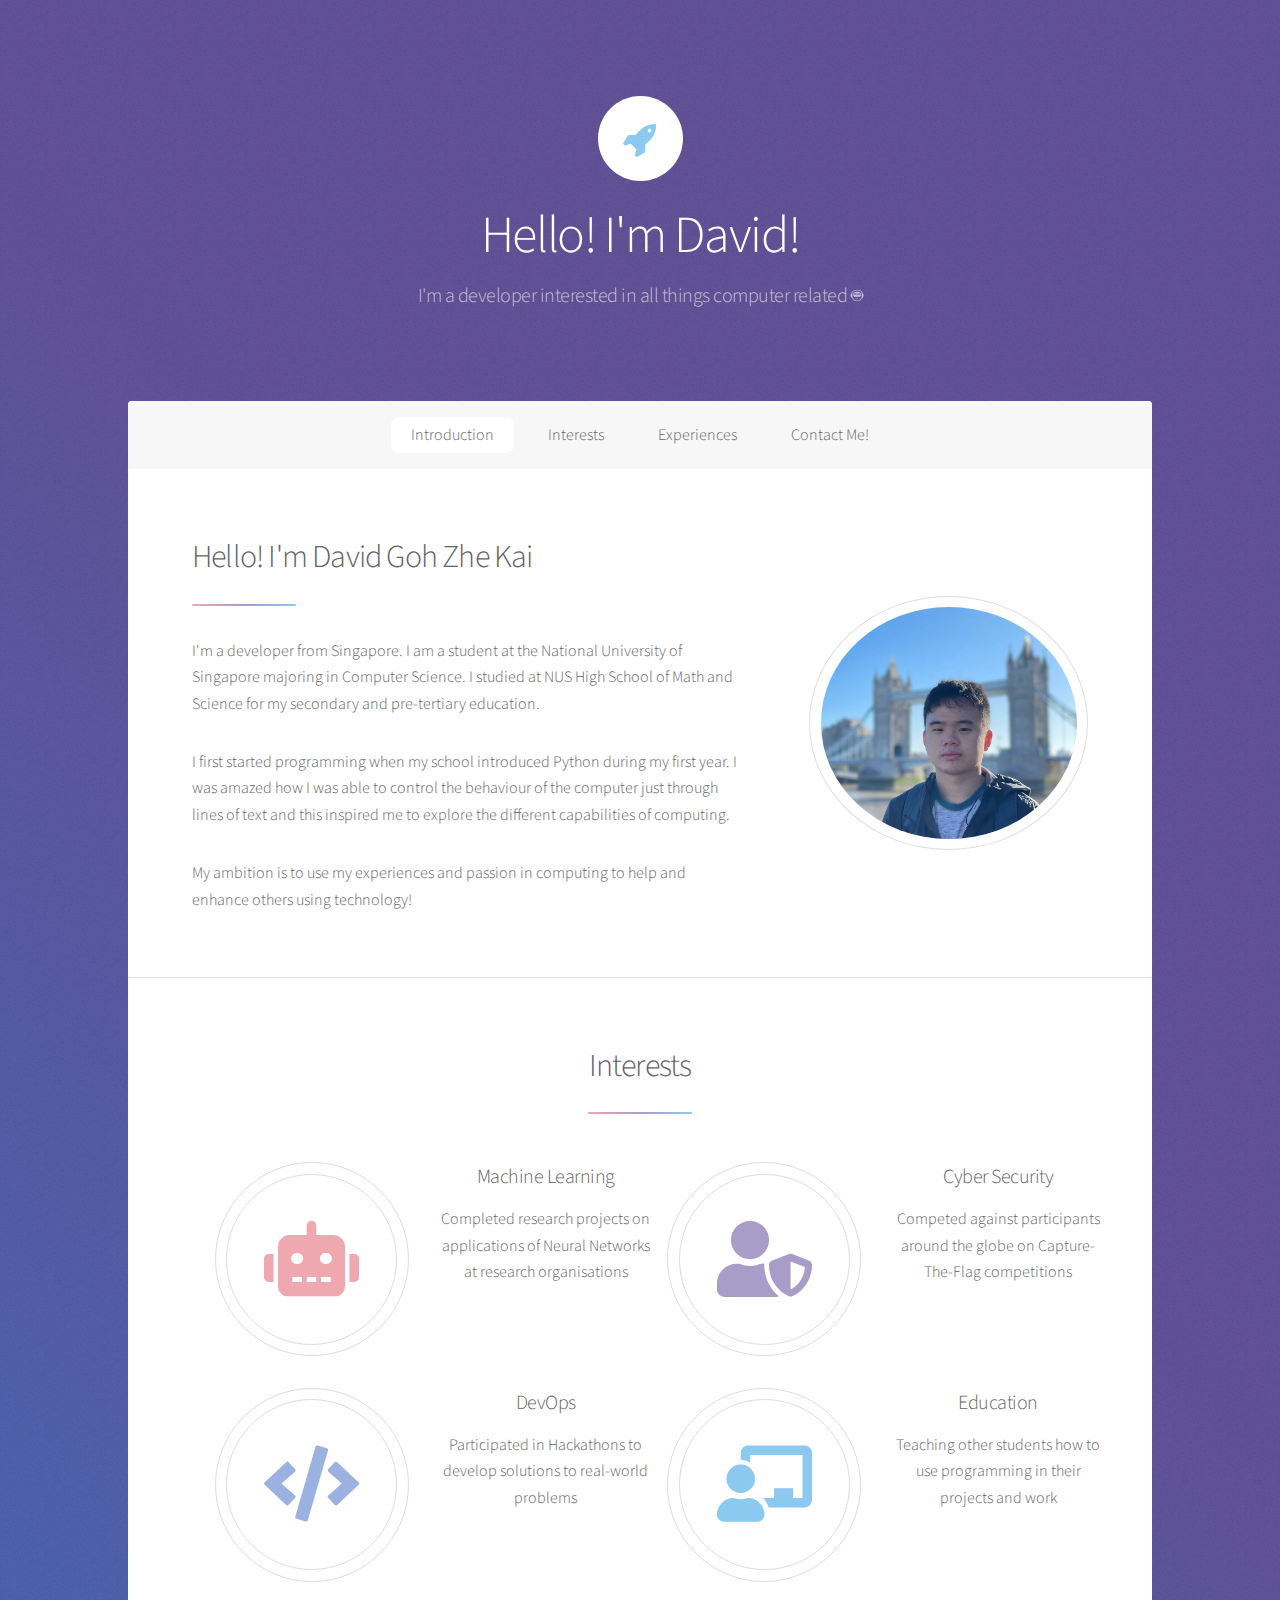
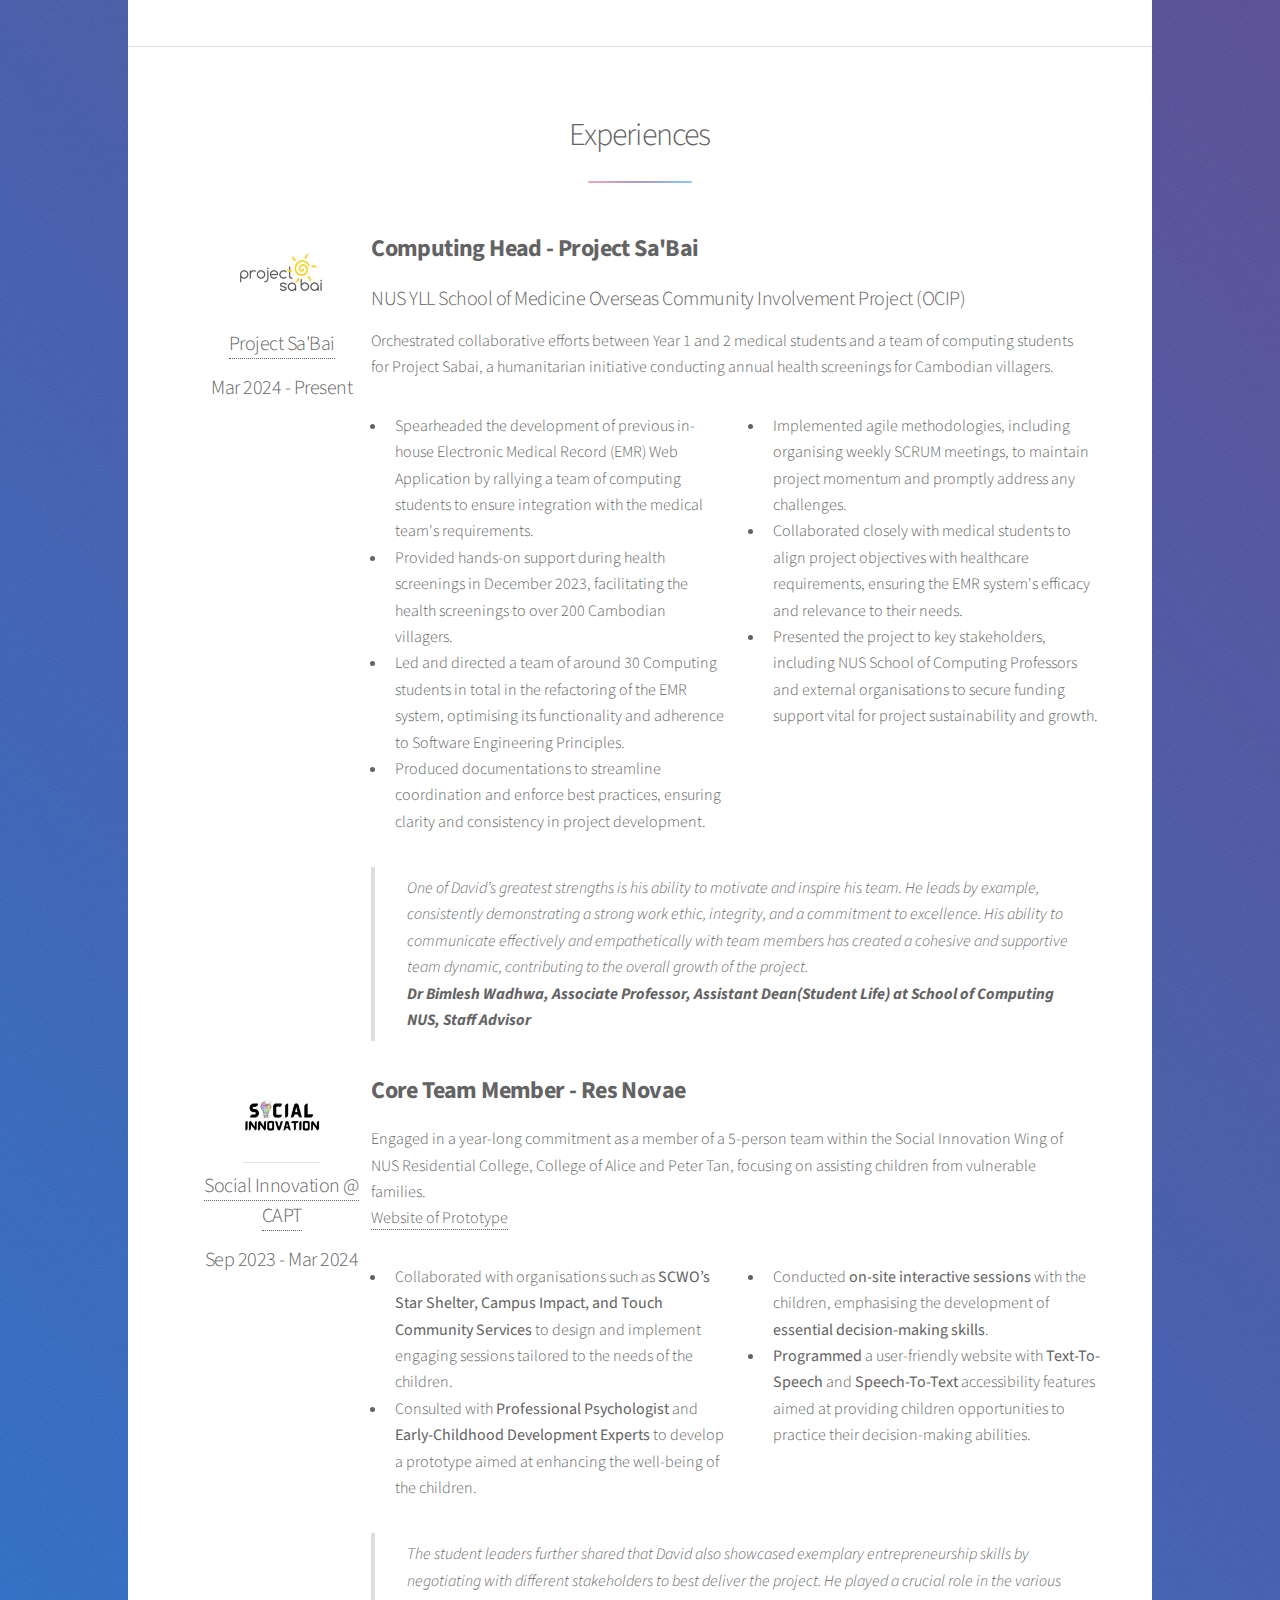
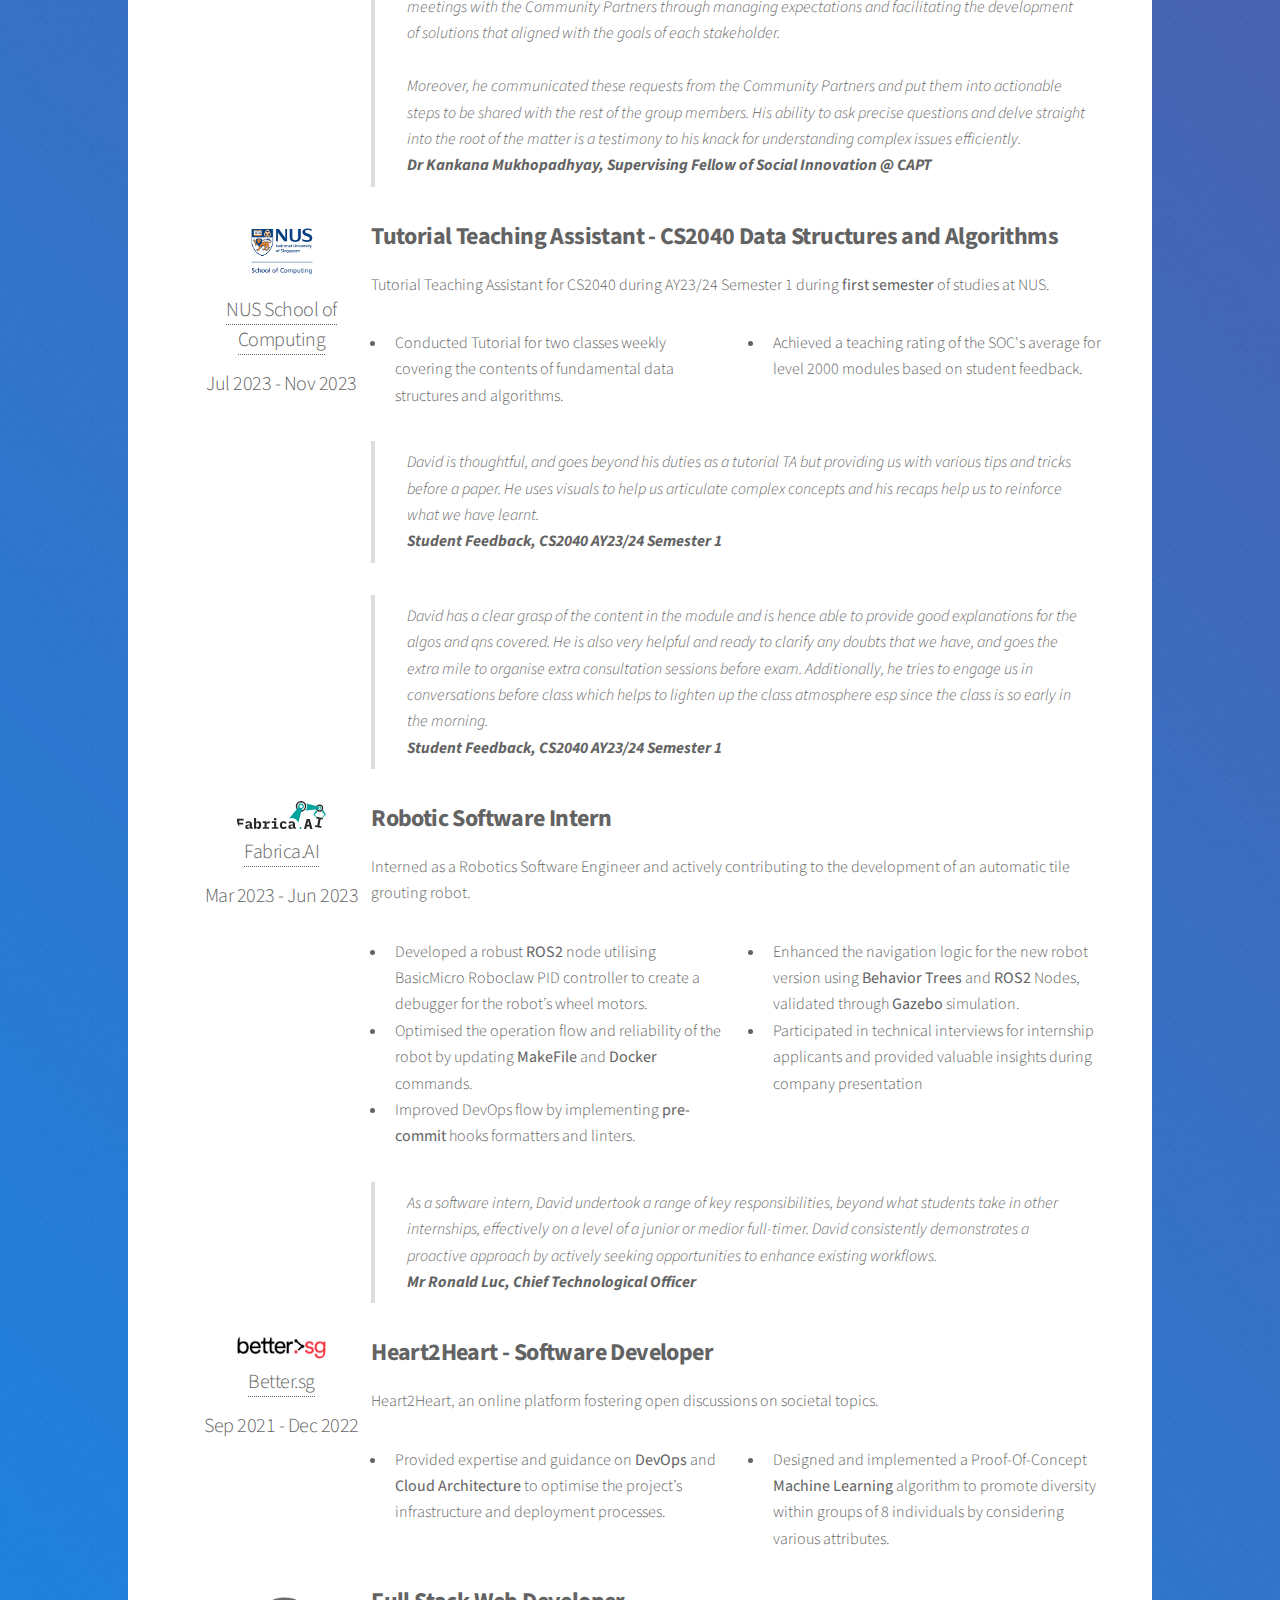
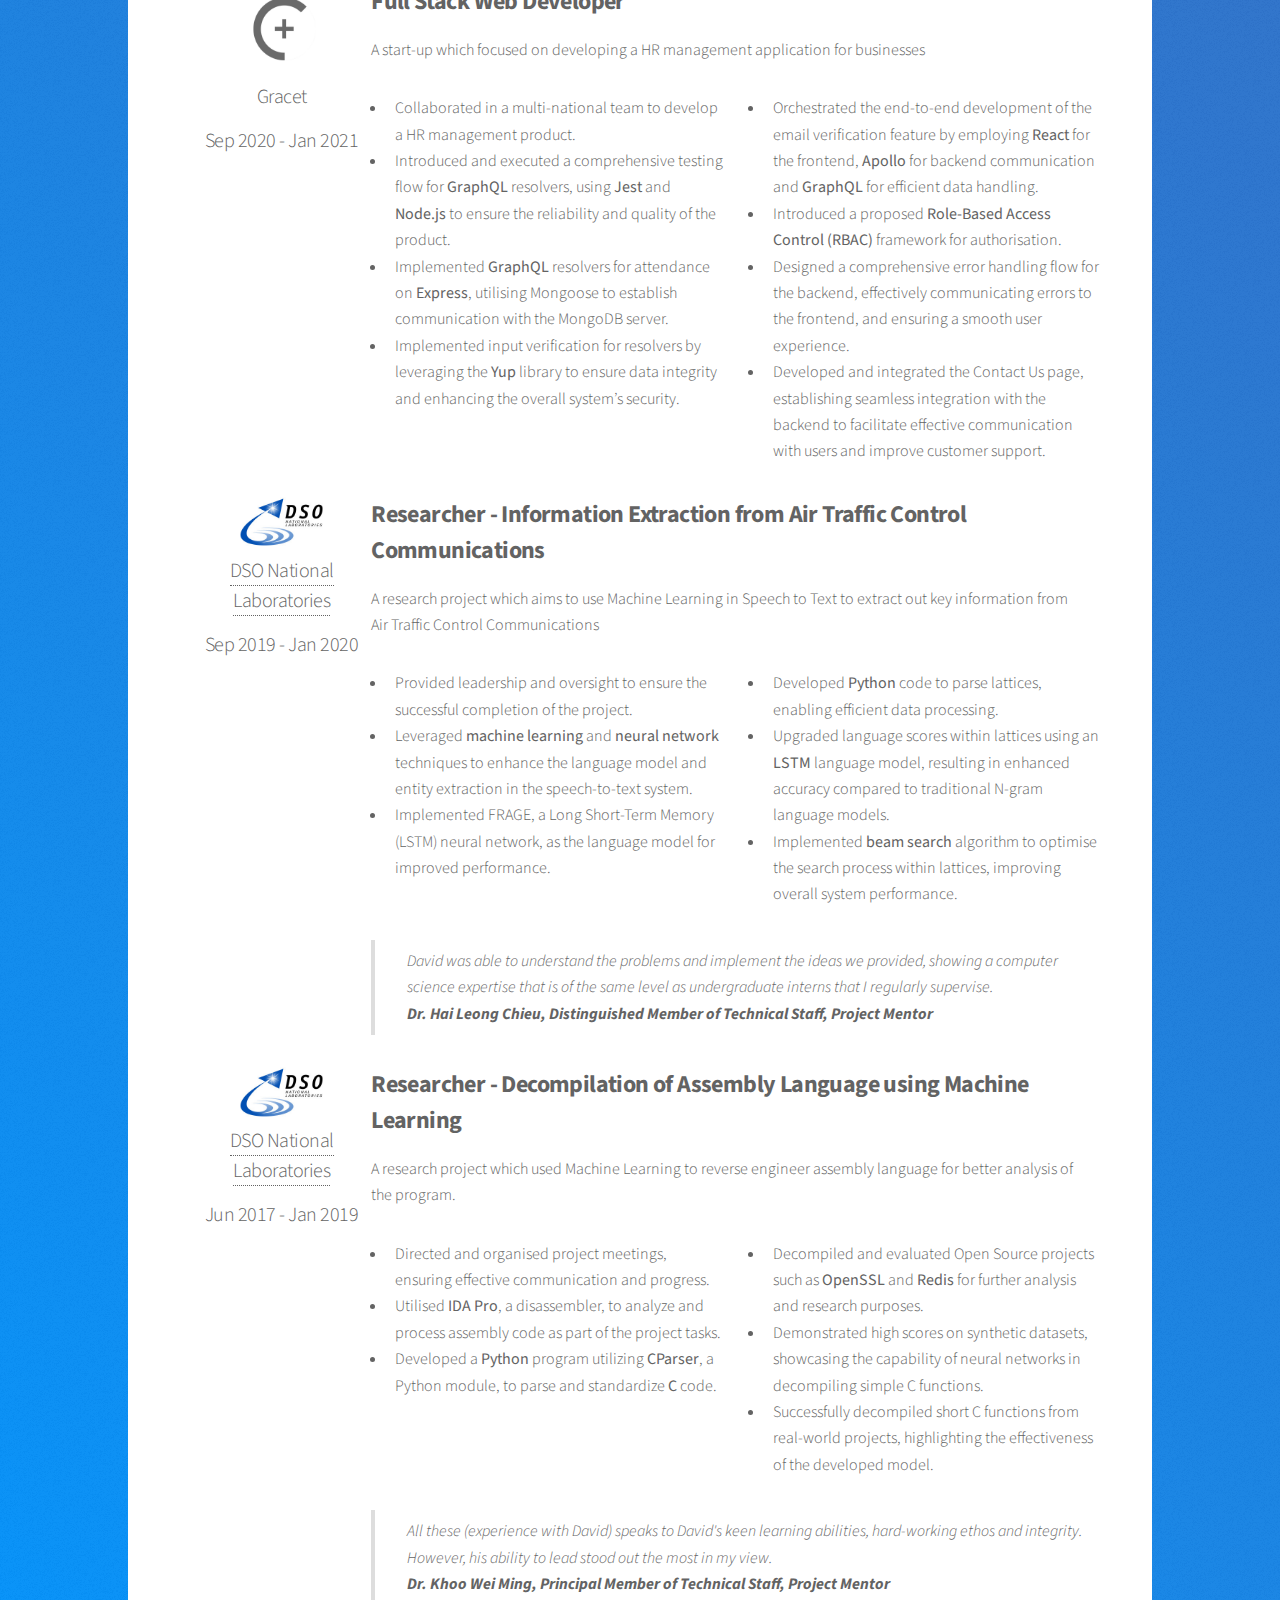
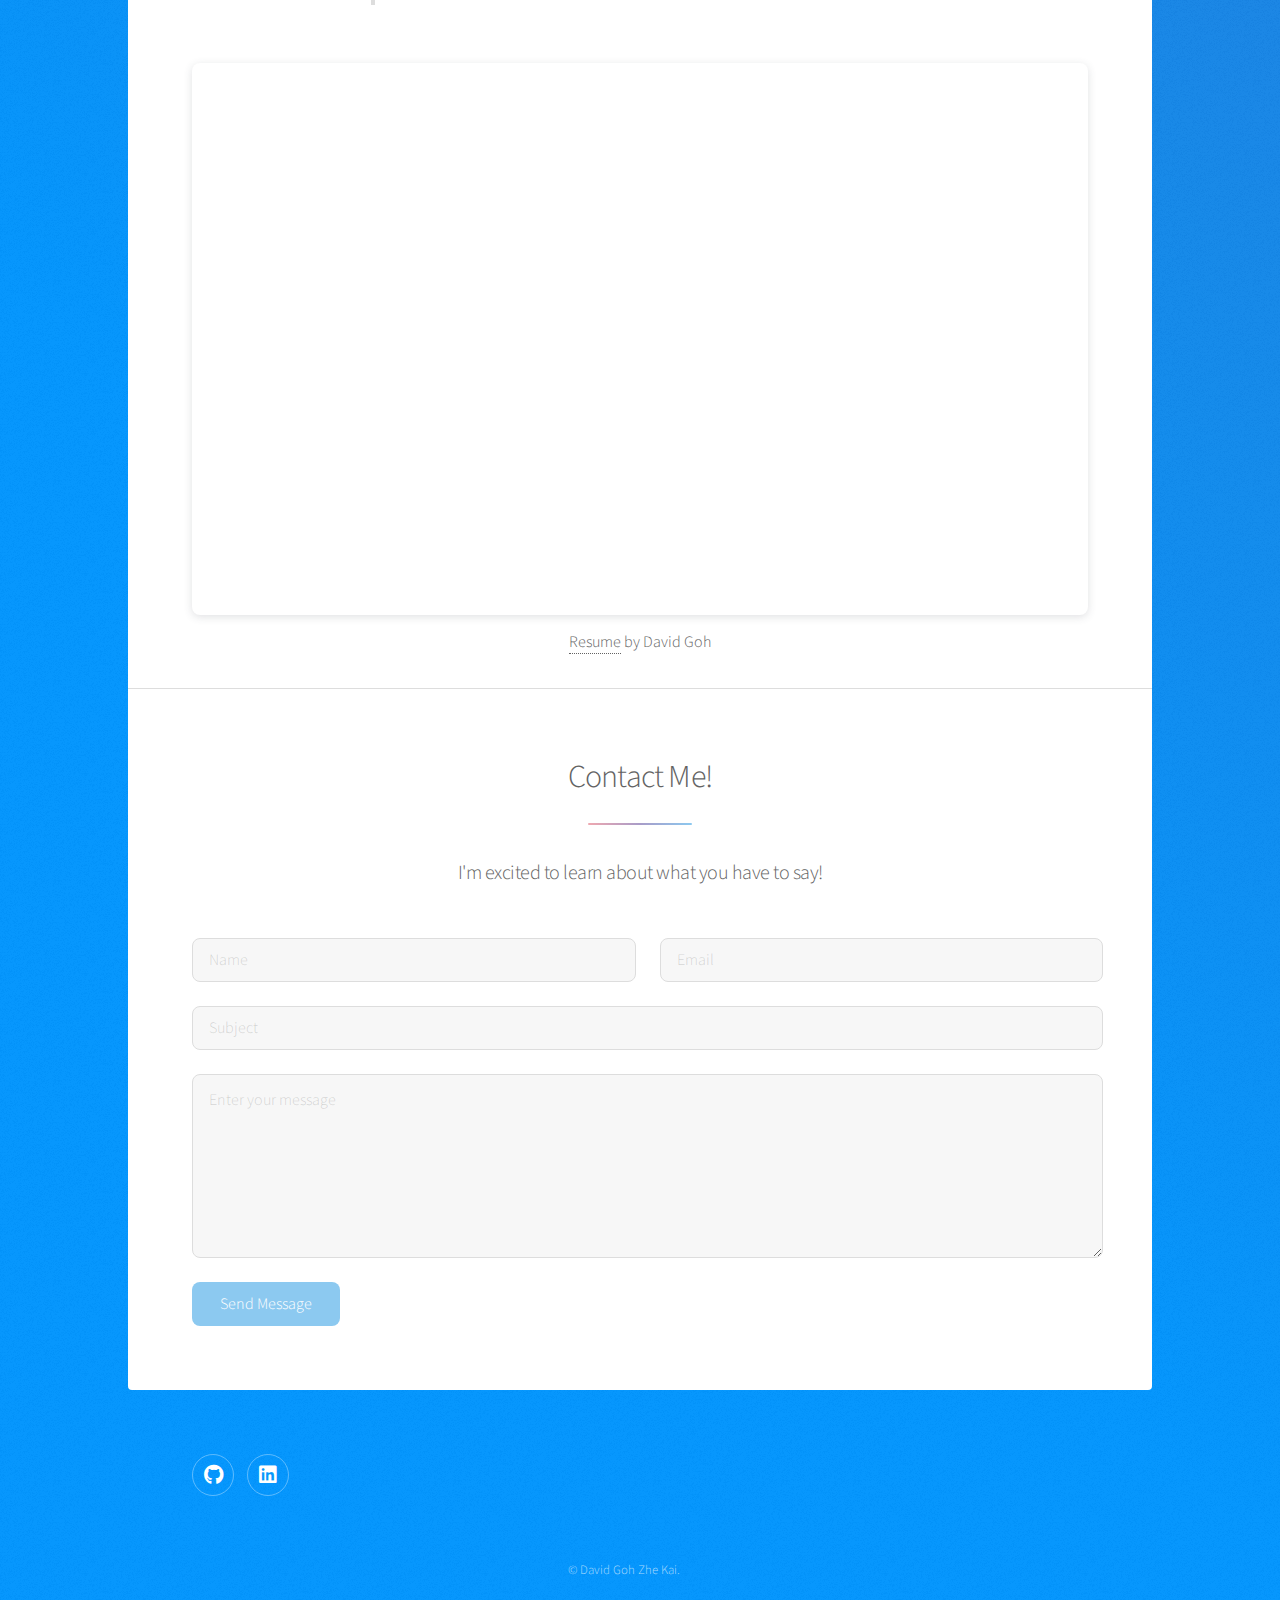
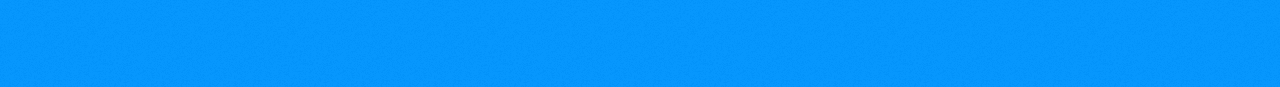
<file: index.html>
<!DOCTYPE html>
<!--
	Stellar by HTML5 UP
	html5up.net | @ajlkn
	Free for personal and commercial use under the CCA 3.0 license (html5up.net/license)
-->
<html>
  <head>
    <!-- Google tag (gtag.js) -->
    <script
      async
      src="https://www.googletagmanager.com/gtag/js?id=G-DR7ZKQDS21"
    ></script>
    <script>
      window.dataLayer = window.dataLayer || [];
      function gtag() {
        dataLayer.push(arguments);
      }
      gtag("js", new Date());

      gtag("config", "G-DR7ZKQDS21");
    </script>
    <title>David Goh Zhe Kai</title>
    <meta charset="utf-8" />
    <meta
      name="viewport"
      content="width=device-width, initial-scale=1, user-scalable=no"
    />
    <meta
      name="google-site-verification"
      content="4oy6-vzHT0VV46lnP2Vg6SC-hkxSnqBpP6agTC92TY8"
    />
    <!-- Bootstrap -->
    <link
      rel="stylesheet"
      href="https://maxcdn.bootstrapcdn.com/bootstrap/4.0.0/css/bootstrap.min.css"
      integrity="sha384-Gn5384xqQ1aoWXA+058RXPxPg6fy4IWvTNh0E263XmFcJlSAwiGgFAW/dAiS6JXm"
      crossorigin="anonymous"
    />
    <link rel="stylesheet" href="assets/css/main.css" />
    <noscript
      ><link rel="stylesheet" href="assets/css/noscript.css"
    /></noscript>
  </head>
  <body class="is-preload">
    <!-- Wrapper -->
    <div id="wrapper">
      <!-- Header -->
      <header id="header" class="alt">
        <span class="logo"><img src="images/logo.svg" alt="" /></span>
        <h1>Hello! I'm David!</h1>
        <p>I'm a developer interested in all things computer related 🤖</p>
      </header>

      <!-- Nav -->
      <nav id="nav">
        <ul>
          <li><a href="#intro" class="active">Introduction</a></li>
          <li><a href="#interests">Interests</a></li>
          <li><a href="#experiences">Experiences</a></li>
          <li><a href="#contact">Contact Me!</a></li>
        </ul>
      </nav>

      <!-- Main -->
      <div id="main">
        <!-- Introduction -->
        <section id="intro" class="main">
          <div class="spotlight">
            <div class="content">
              <header class="major">
                <h2>Hello! I'm David Goh Zhe Kai</h2>
              </header>
              <p>
                I'm a developer from Singapore. I am a student at the National
                University of Singapore majoring in Computer Science. I studied
                at NUS High School of Math and Science for my secondary and
                pre-tertiary education.
              </p>
              <p>
                I first started programming when my school introduced Python
                during my first year. I was amazed how I was able to control the
                behaviour of the computer just through lines of text and this
                inspired me to explore the different capabilities of computing.
              </p>
              <p>
                My ambition is to use my experiences and passion in computing to
                help and enhance others using technology!
              </p>
            </div>
            <span class="image">
              <img src="images/photo-of-self.jpg" alt="" />
            </span>
          </div>
        </section>

        <!-- Interests -->
        <section id="interests" class="main special">
          <header class="major">
            <h2>Interests</h2>
          </header>
          <div class="container">
            <div class="row">
              <div class="col">
                <div class="row">
                  <div class="col">
                    <span class="icon solid major style1 fa-robot"></span>
                  </div>
                  <div class="col">
                    <h3>Machine Learning</h3>
                    <p>
                      Completed research projects on applications of Neural
                      Networks at research organisations
                    </p>
                  </div>
                </div>
              </div>
              <div class="col">
                <div class="row">
                  <div class="col">
                    <span class="icon solid major style3 fa-user-shield"></span>
                  </div>
                  <div class="col">
                    <h3>Cyber Security</h3>
                    <p>
                      Competed against participants around the globe on
                      Capture-The-Flag competitions
                    </p>
                  </div>
                </div>
              </div>
              <div class="w-100"></div>
              <div class="col">
                <div class="row">
                  <div class="col">
                    <span class="icon solid major style4 fa-code"></span>
                  </div>
                  <div class="col">
                    <h3>DevOps</h3>
                    <p>
                      Participated in Hackathons to develop solutions to
                      real-world problems
                    </p>
                  </div>
                </div>
              </div>
              <div class="col">
                <div class="row">
                  <div class="col">
                    <span
                      class="icon solid major style5 fa-chalkboard-teacher"
                    ></span>
                  </div>
                  <div class="col">
                    <h3>Education</h3>
                    <p>
                      Teaching other students how to use programming in their
                      projects and work
                    </p>
                  </div>
                </div>
              </div>
            </div>
          </div>
        </section>

        <!-- Experiences -->
        <section id="experiences" class="main special">
          <header class="major">
            <h2>Experiences</h2>
          </header>
          <div class="positions">
            <!-- Project Sa'bai-->
            <div class="company">
              <span class="major image experience"
                ><img src="images/sabai.jpg" alt=""
              /></span>
              <h3 class="company-name">
                <a href="https://www.instagram.com/projectsabai/"
                  >Project Sa'Bai</a
                >
              </h3>
              <h3 class="company-duration">Mar 2024 - Present</h3>
            </div>
            <div class="description">
              <h2 class="description-title font-weight-bold">
                Computing Head - Project Sa'Bai
              </h2>
              <h3 class="description-title">
                NUS YLL School of Medicine Overseas Community Involvement
                Project (OCIP)
              </h3>
              <p class="description-job">
                Orchestrated collaborative efforts between Year 1 and 2 medical
                students and a team of computing students for Project Sabai, a
                humanitarian initiative conducting annual health screenings for
                Cambodian villagers.
              </p>
              <div class="row text-left">
                <div class="col">
                  <ul>
                    <li>
                      Spearheaded the development of previous in-house
                      Electronic Medical Record (EMR) Web Application by
                      rallying a team of computing students to ensure
                      integration with the medical team's requirements.
                    </li>
                    <li>
                      Provided hands-on support during health screenings in
                      December 2023, facilitating the health screenings to over
                      200 Cambodian villagers.
                    </li>
                    <li>
                      Led and directed a team of around 30 Computing students in
                      total in the refactoring of the EMR system, optimising its
                      functionality and adherence to Software Engineering
                      Principles.
                    </li>
                    <li>
                      Produced documentations to streamline coordination and
                      enforce best practices, ensuring clarity and consistency
                      in project development.
                    </li>
                  </ul>
                </div>
                <div class="col">
                  <ul>
                    <li>
                      Implemented agile methodologies, including organising
                      weekly SCRUM meetings, to maintain project momentum and
                      promptly address any challenges.
                    </li>
                    <li>
                      Collaborated closely with medical students to align
                      project objectives with healthcare requirements, ensuring
                      the EMR system's efficacy and relevance to their needs.
                    </li>
                    <li>
                      Presented the project to key stakeholders, including NUS
                      School of Computing Professors and external organisations
                      to secure funding support vital for project sustainability
                      and growth.
                    </li>
                  </ul>
                </div>
              </div>
              <blockquote class="description-quote">
                One of David’s greatest strengths is his ability to motivate and
                inspire his team. He leads by example, consistently
                demonstrating a strong work ethic, integrity, and a commitment
                to excellence. His ability to communicate effectively and
                empathetically with team members has created a cohesive and
                supportive team dynamic, contributing to the overall growth of
                the project.
                <div class="font-weight-bold">
                  Dr Bimlesh Wadhwa, Associate Professor, Assistant Dean(Student
                  Life) at School of Computing NUS, Staff Advisor
                </div>
              </blockquote>
            </div>

            <!-- Res Novae-->
            <div class="company">
              <span class="major image experience"
                ><img src="images/social_innovation.jpg" alt=""
              /></span>
              <h3 class="company-name">
                <a href="https://captlife.com/csc/si/"
                  >Social Innovation @ CAPT</a
                >
              </h3>
              <h3 class="company-duration">Sep 2023 - Mar 2024</h3>
            </div>
            <div class="description">
              <h2 class="description-title font-weight-bold">
                Core Team Member - Res Novae
              </h2>
              <p class="description-job">
                Engaged in a year-long commitment as a member of a 5-person team
                within the Social Innovation Wing of NUS Residential College,
                College of Alice and Peter Tan, focusing on assisting children
                from vulnerable families.
                <br />
                <a href="https://davidgohzk.github.io/resnovae/"
                  >Website of Prototype</a
                >
              </p>
              <div class="row text-left">
                <div class="col">
                  <ul>
                    <li>
                      Collaborated with organisations such as
                      <b
                        >SCWO’s Star Shelter, Campus Impact, and Touch Community
                        Services</b
                      >
                      to design and implement engaging sessions tailored to the
                      needs of the children.
                    </li>
                    <li>
                      Consulted with <b>Professional Psychologist</b> and
                      <b>Early-Childhood Development Experts</b> to develop a
                      prototype aimed at enhancing the well-being of the
                      children.
                    </li>
                  </ul>
                </div>
                <div class="col">
                  <ul>
                    <li>
                      Conducted <b>on-site interactive sessions</b> with the
                      children, emphasising the development of
                      <b>essential decision-making skills</b>.
                    </li>
                    <li>
                      <b>Programmed</b> a user-friendly website with
                      <b>Text-To-Speech</b> and
                      <b>Speech-To-Text</b> accessibility features aimed at
                      providing children opportunities to practice their
                      decision-making abilities.
                    </li>
                  </ul>
                </div>
              </div>
              <blockquote class="description-quote">
                The student leaders further shared that David also showcased
                exemplary entrepreneurship skills by negotiating with different
                stakeholders to best deliver the project. He played a crucial
                role in the various meetings with the Community Partners through
                managing expectations and facilitating the development of
                solutions that aligned with the goals of each stakeholder.
                <br /><br />
                Moreover, he communicated these requests from the Community
                Partners and put them into actionable steps to be shared with
                the rest of the group members. His ability to ask precise
                questions and delve straight into the root of the matter is a
                testimony to his knack for understanding complex issues
                efficiently.
                <div class="font-weight-bold">
                  Dr Kankana Mukhopadhyay, Supervising Fellow of Social
                  Innovation @ CAPT
                </div>
              </blockquote>
            </div>

            <!-- NUS TA -->
            <div class="company">
              <span class="major image experience"
                ><img src="images/nussoc.jpg" alt=""
              /></span>
              <h3 class="company-name">
                <a href="https://www.comp.nus.edu.sg/"
                  >NUS School of Computing</a
                >
              </h3>
              <h3 class="company-duration">Jul 2023 - Nov 2023</h3>
            </div>
            <div class="description">
              <h2 class="description-title font-weight-bold">
                Tutorial Teaching Assistant - CS2040 Data Structures and
                Algorithms
              </h2>
              <p class="description-job">
                Tutorial Teaching Assistant for CS2040 during AY23/24 Semester 1
                during <b>first semester</b> of studies at NUS.
              </p>
              <div class="row text-left">
                <div class="col">
                  <ul>
                    <li>
                      Conducted Tutorial for two classes weekly covering the
                      contents of fundamental data structures and algorithms.
                    </li>
                  </ul>
                </div>
                <div class="col">
                  <ul>
                    <li>
                      Achieved a teaching rating of the SOC's average for level
                      2000 modules based on student feedback.
                    </li>
                  </ul>
                </div>
              </div>
              <blockquote class="description-quote">
                David is thoughtful, and goes beyond his duties as a tutorial TA
                but providing us with various tips and tricks before a paper. He
                uses visuals to help us articulate complex concepts and his
                recaps help us to reinforce what we have learnt.
                <br />
                <div class="font-weight-bold">
                  Student Feedback, CS2040 AY23/24 Semester 1
                </div>
              </blockquote>
              <blockquote class="description-quote">
                David has a clear grasp of the content in the module and is
                hence able to provide good explanations for the algos and qns
                covered. He is also very helpful and ready to clarify any doubts
                that we have, and goes the extra mile to organise extra
                consultation sessions before exam. Additionally, he tries to
                engage us in conversations before class which helps to lighten
                up the class atmosphere esp since the class is so early in the
                morning.
                <br />
                <div class="font-weight-bold">
                  Student Feedback, CS2040 AY23/24 Semester 1
                </div>
              </blockquote>
            </div>

            <!-- Fabrica.ai -->
            <div class="company">
              <span class="major image experience"
                ><img src="images/fabricaai.svg" alt=""
              /></span>
              <h3 class="company-name">
                <a href="https://www.fabrica.ai/">Fabrica.AI</a>
              </h3>
              <h3 class="company-duration">Mar 2023 - Jun 2023</h3>
            </div>
            <div class="description">
              <h2 class="description-title font-weight-bold">
                Robotic Software Intern
              </h2>
              <p class="description-job">
                Interned as a Robotics Software Engineer and actively
                contributing to the development of an automatic tile grouting
                robot.
              </p>
              <div class="row text-left">
                <div class="col">
                  <ul>
                    <li>
                      Developed a robust <b>ROS2</b> node utilising BasicMicro
                      Roboclaw PID controller to create a debugger for the
                      robot’s wheel motors.
                    </li>
                    <li>
                      Optimised the operation flow and reliability of the robot
                      by updating <b>MakeFile</b> and <b>Docker</b> commands.
                    </li>
                    <li>
                      Improved DevOps flow by implementing
                      <b>pre-commit</b> hooks formatters and linters.
                    </li>
                  </ul>
                </div>
                <div class="col">
                  <ul>
                    <li>
                      Enhanced the navigation logic for the new robot version
                      using <b>Behavior Trees</b> and <b>ROS2</b> Nodes,
                      validated through <b>Gazebo</b> simulation.
                    </li>
                    <li>
                      Participated in technical interviews for internship
                      applicants and provided valuable insights during company
                      presentation
                    </li>
                  </ul>
                </div>
              </div>
              <blockquote class="description-quote">
                As a software intern, David undertook a range of key
                responsibilities, beyond what students take in other
                internships, effectively on a level of a junior or medior
                full-timer. David consistently demonstrates a proactive approach
                by actively seeking opportunities to enhance existing workflows.
                <br />
                <div class="font-weight-bold">
                  Mr Ronald Luc, Chief Technological Officer
                </div>
              </blockquote>
            </div>

            <!-- Better.SG -->
            <div class="company">
              <span class="major image experience"
                ><img src="images/bettersg.png" alt=""
              /></span>
              <h3 class="company-name">
                <a href="https://better.sg/">Better.sg</a>
              </h3>
              <h3 class="company-duration">Sep 2021 - Dec 2022</h3>
            </div>
            <div class="description">
              <h2 class="description-title font-weight-bold">
                Heart2Heart - Software Developer
              </h2>
              <p class="description-job">
                Heart2Heart, an online platform fostering open discussions on
                societal topics.
              </p>
              <div class="row text-left">
                <div class="col">
                  <ul>
                    <li>
                      Provided expertise and guidance on <b>DevOps</b> and
                      <b>Cloud Architecture</b>
                      to optimise the project’s infrastructure and deployment
                      processes.
                    </li>
                  </ul>
                </div>
                <div class="col">
                  <ul>
                    <li>
                      Designed and implemented a Proof-Of-Concept
                      <b>Machine Learning</b>
                      algorithm to promote diversity within groups of 8
                      individuals by considering various attributes.
                    </li>
                  </ul>
                </div>
              </div>
            </div>

            <div class="company">
              <span class="major image experience"
                ><img src="images/gracet.png" alt=""
              /></span>
              <h3 class="company-name">Gracet</h3>
              <h3 class="company-duration">Sep 2020 - Jan 2021</h3>
            </div>
            <div class="description">
              <h2 class="description-title font-weight-bold">
                Full Stack Web Developer
              </h2>
              <p class="description-job">
                A start-up which focused on developing a HR management
                application for businesses
              </p>
              <div class="row text-left">
                <div class="col">
                  <ul>
                    <li>
                      Collaborated in a multi-national team to develop a HR
                      management product.
                    </li>
                    <li>
                      Introduced and executed a comprehensive testing flow for
                      <b>GraphQL</b> resolvers, using <b>Jest</b> and
                      <b>Node.js</b> to ensure the reliability and quality of
                      the product.
                    </li>
                    <li>
                      Implemented <b>GraphQL</b> resolvers for attendance on
                      <b>Express</b>, utilising Mongoose to establish
                      communication with the MongoDB server.
                    </li>
                    <li>
                      Implemented input verification for resolvers by leveraging
                      the <b>Yup</b> library to ensure data integrity and
                      enhancing the overall system’s security.
                    </li>
                  </ul>
                </div>
                <div class="col">
                  <ul>
                    <li>
                      Orchestrated the end-to-end development of the email
                      verification feature by employing <b>React</b> for the
                      frontend, <b>Apollo</b> for backend communication and
                      <b>GraphQL</b> for efficient data handling.
                    </li>
                    <li>
                      Introduced a proposed
                      <b>Role-Based Access Control (RBAC) </b>
                      framework for authorisation.
                    </li>
                    <li>
                      Designed a comprehensive error handling flow for the
                      backend, effectively communicating errors to the frontend,
                      and ensuring a smooth user experience.
                    </li>
                    <li>
                      Developed and integrated the Contact Us page, establishing
                      seamless integration with the backend to facilitate
                      effective communication with users and improve customer
                      support.
                    </li>
                  </ul>
                </div>
              </div>
            </div>

            <div class="company">
              <span class="major image experience"
                ><img src="images/dso.jpg" alt=""
              /></span>
              <h3 class="company-name">
                <a href="https://www.dso.org.sg/">DSO National Laboratories</a>
              </h3>
              <h3 class="company-duration">Sep 2019 - Jan 2020</h3>
            </div>
            <div class="description">
              <h2 class="description-title font-weight-bold">
                Researcher - Information Extraction from Air Traffic Control
                Communications
              </h2>
              <p class="description-job">
                A research project which aims to use Machine Learning in Speech
                to Text to extract out key information from Air Traffic Control
                Communications
              </p>
              <div class="row text-left">
                <div class="col">
                  <ul>
                    <li>
                      Provided leadership and oversight to ensure the successful
                      completion of the project.
                    </li>
                    <li>
                      Leveraged <b>machine learning</b> and
                      <b>neural network</b> techniques to enhance the language
                      model and entity extraction in the speech-to-text system.
                    </li>
                    <li>
                      Implemented FRAGE, a Long Short-Term Memory (LSTM) neural
                      network, as the language model for improved performance.
                    </li>
                  </ul>
                </div>
                <div class="col">
                  <ul>
                    <li>
                      Developed <b>Python</b> code to parse lattices, enabling
                      efficient data processing.
                    </li>
                    <li>
                      Upgraded language scores within lattices using an
                      <b>LSTM</b> language model, resulting in enhanced accuracy
                      compared to traditional N-gram language models.
                    </li>
                    <li>
                      Implemented <b>beam search</b> algorithm to optimise the
                      search process within lattices, improving overall system
                      performance.
                    </li>
                  </ul>
                </div>
              </div>
              <blockquote class="description-quote">
                David was able to understand the problems and implement the
                ideas we provided, showing a computer science expertise that is
                of the same level as undergraduate interns that I regularly
                supervise.
                <br />
                <div class="font-weight-bold">
                  Dr. Hai Leong Chieu, Distinguished Member of Technical Staff,
                  Project Mentor
                </div>
              </blockquote>
            </div>

            <div class="company">
              <span class="major image experience"
                ><img src="images/dso.jpg" alt=""
              /></span>
              <h3 class="company-name">
                <a href="https://www.dso.org.sg/">DSO National Laboratories</a>
              </h3>
              <h3 class="company-duration">Jun 2017 - Jan 2019</h3>
            </div>
            <div class="description">
              <h2 class="description-title font-weight-bold">
                Researcher - Decompilation of Assembly Language using Machine
                Learning
              </h2>
              <p class="description-job">
                A research project which used Machine Learning to reverse
                engineer assembly language for better analysis of the program.
              </p>
              <p class="description-responsibility"></p>
              <div class="row text-left">
                <div class="col">
                  <ul>
                    <li>
                      Directed and organised project meetings, ensuring
                      effective communication and progress.
                    </li>
                    <li>
                      Utilised <b>IDA Pro</b>, a disassembler, to analyze and
                      process assembly code as part of the project tasks.
                    </li>
                    <li>
                      Developed a <b>Python</b> program utilizing
                      <b>CParser</b>, a Python module, to parse and standardize
                      <b>C</b> code.
                    </li>
                  </ul>
                </div>
                <div class="col">
                  <ul>
                    <li>
                      Decompiled and evaluated Open Source projects such as
                      <b>OpenSSL</b> and <b>Redis</b> for further analysis and
                      research purposes.
                    </li>
                    <li>
                      Demonstrated high scores on synthetic datasets, showcasing
                      the capability of neural networks in decompiling simple C
                      functions.
                    </li>
                    <li>
                      Successfully decompiled short C functions from real-world
                      projects, highlighting the effectiveness of the developed
                      model.
                    </li>
                  </ul>
                </div>
              </div>
              <blockquote class="description-quote">
                All these (experience with David) speaks to David's keen
                learning abilities, hard-working ethos and integrity. However,
                his ability to lead stood out the most in my view.
                <br />
                <div class="font-weight-bold">
                  Dr. Khoo Wei Ming, Principal Member of Technical Staff,
                  Project Mentor
                </div>
              </blockquote>
            </div>
          </div>
          <div
            style="
              position: relative;
              width: 100%;
              height: 0;
              padding-top: 56.25%;
              padding-bottom: 48px;
              box-shadow: 0 2px 8px 0 rgba(63, 69, 81, 0.16);
              margin-top: 1.6em;
              margin-bottom: 0.9em;
              overflow: hidden;
              border-radius: 8px;
              will-change: transform;
            "
          >
            <iframe
              loading="lazy"
              style="
                position: absolute;
                width: 100%;
                height: 100%;
                top: 0;
                left: 0;
                border: none;
                padding: 0;
                margin: 0;
              "
              src="https:&#x2F;&#x2F;www.canva.com&#x2F;design&#x2F;DAFLJdGJxz0&#x2F;view?embed"
              allowfullscreen="allowfullscreen"
              allow="fullscreen"
            >
            </iframe>
          </div>
          <a
            href="https:&#x2F;&#x2F;www.canva.com&#x2F;design&#x2F;DAFLJdGJxz0&#x2F;view?utm_content=DAFLJdGJxz0&amp;utm_campaign=designshare&amp;utm_medium=embeds&amp;utm_source=link"
            target="_blank"
            rel="noopener"
            >Resume</a
          >
          by David Goh
        </section>

        <!-- Contact me -->
        <section id="contact" class="main special">
          <header class="major">
            <h2>Contact Me!</h2>
            <p>I'm excited to learn about what you have to say! <br /></p>
          </header>
          <div class="form">
            <form method="POST" action="https://formspree.io/f/xdoylzjp">
              <div class="row gtr-uniform">
                <div class="col-6 col-12-xsmall">
                  <input
                    type="text"
                    name="name"
                    id="name"
                    value=""
                    placeholder="Name"
                  />
                </div>
                <div class="col-6 col-12-xsmall">
                  <input
                    type="text"
                    name="email"
                    id="email"
                    value=""
                    placeholder="Email"
                  />
                </div>
                <div class="col-12">
                  <input
                    type="text"
                    name="subject"
                    id="subject"
                    value=""
                    placeholder="Subject"
                  />
                </div>
                <div class="col-12">
                  <textarea
                    name="message"
                    id="message"
                    placeholder="Enter your message"
                    rows="6"
                  ></textarea>
                </div>
                <div class="col-12">
                  <ul class="actions">
                    <li>
                      <input
                        type="submit"
                        value="Send Message"
                        class="primary"
                      />
                    </li>
                  </ul>
                </div>
              </div>
            </form>
          </div>
        </section>
      </div>

      <!-- Footer -->
      <footer id="footer">
        <section>
          <ul class="icons">
            <li>
              <a
                href="https://github.com/davidgohzk"
                class="icon brands fa-github alt"
              >
                <span class="label">Github</span>
              </a>
            </li>
            <li>
              <a
                href="https://www.linkedin.com/in/david-goh-zhe-kai-3806a11bb/"
                class="icon brands fa-linkedin alt"
                ><span class="label">Linkedin</span></a
              >
            </li>
            <li></li>
          </ul>
        </section>
        <p class="copyright">&copy; David Goh Zhe Kai.</p>
      </footer>
    </div>

    <!-- Scripts -->
    <script
      src="https://code.jquery.com/jquery-3.2.1.slim.min.js"
      integrity="sha384-KJ3o2DKtIkvYIK3UENzmM7KCkRr/rE9/Qpg6aAZGJwFDMVNA/GpGFF93hXpG5KkN"
      crossorigin="anonymous"
    ></script>
    <script
      src="https://cdnjs.cloudflare.com/ajax/libs/popper.js/1.12.9/umd/popper.min.js"
      integrity="sha384-ApNbgh9B+Y1QKtv3Rn7W3mgPxhU9K/ScQsAP7hUibX39j7fakFPskvXusvfa0b4Q"
      crossorigin="anonymous"
    ></script>
    <script
      src="https://maxcdn.bootstrapcdn.com/bootstrap/4.0.0/js/bootstrap.min.js"
      integrity="sha384-JZR6Spejh4U02d8jOt6vLEHfe/JQGiRRSQQxSfFWpi1MquVdAyjUar5+76PVCmYl"
      crossorigin="anonymous"
    ></script>
    <script src="assets/js/jquery.min.js"></script>
    <script src="assets/js/jquery.scrollex.min.js"></script>
    <script src="assets/js/jquery.scrolly.min.js"></script>
    <script src="assets/js/browser.min.js"></script>
    <script src="assets/js/breakpoints.min.js"></script>
    <script src="assets/js/util.js"></script>
    <script src="assets/js/main.js"></script>
  </body>
</html>
</file>
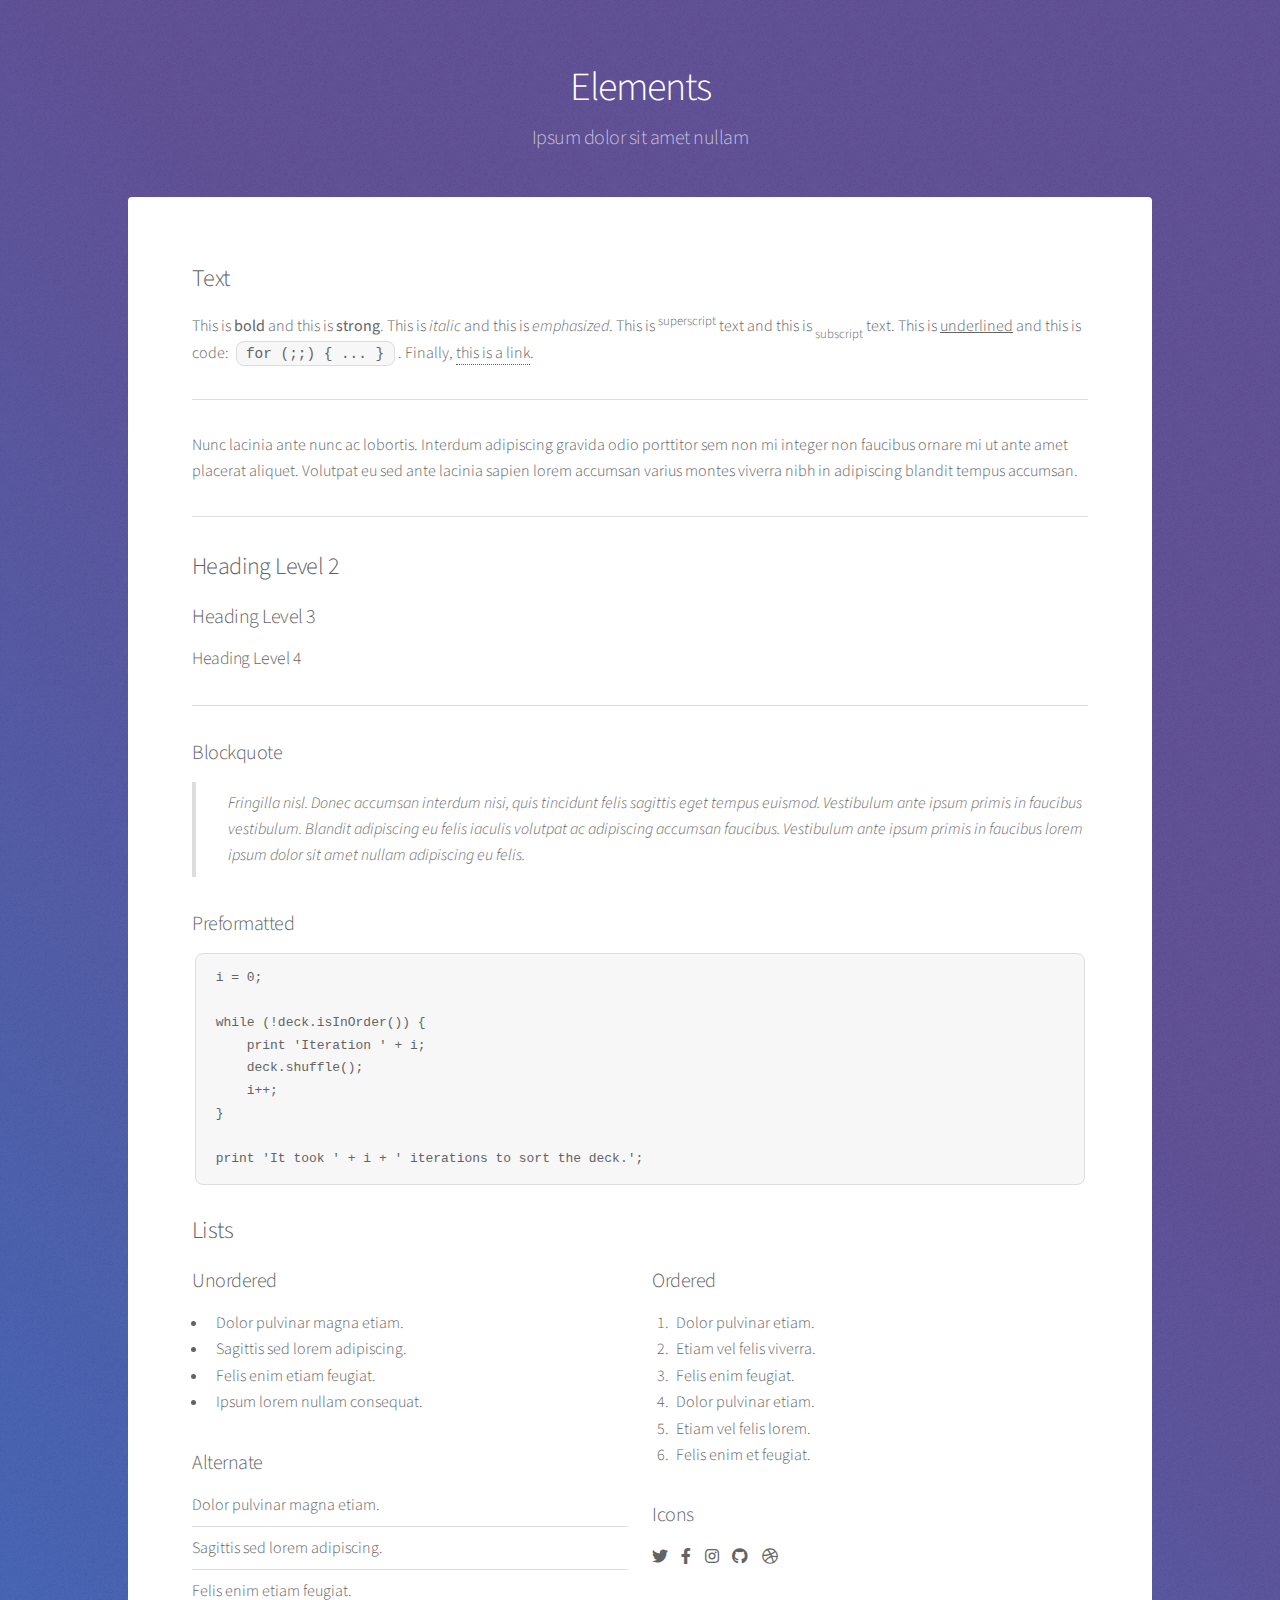
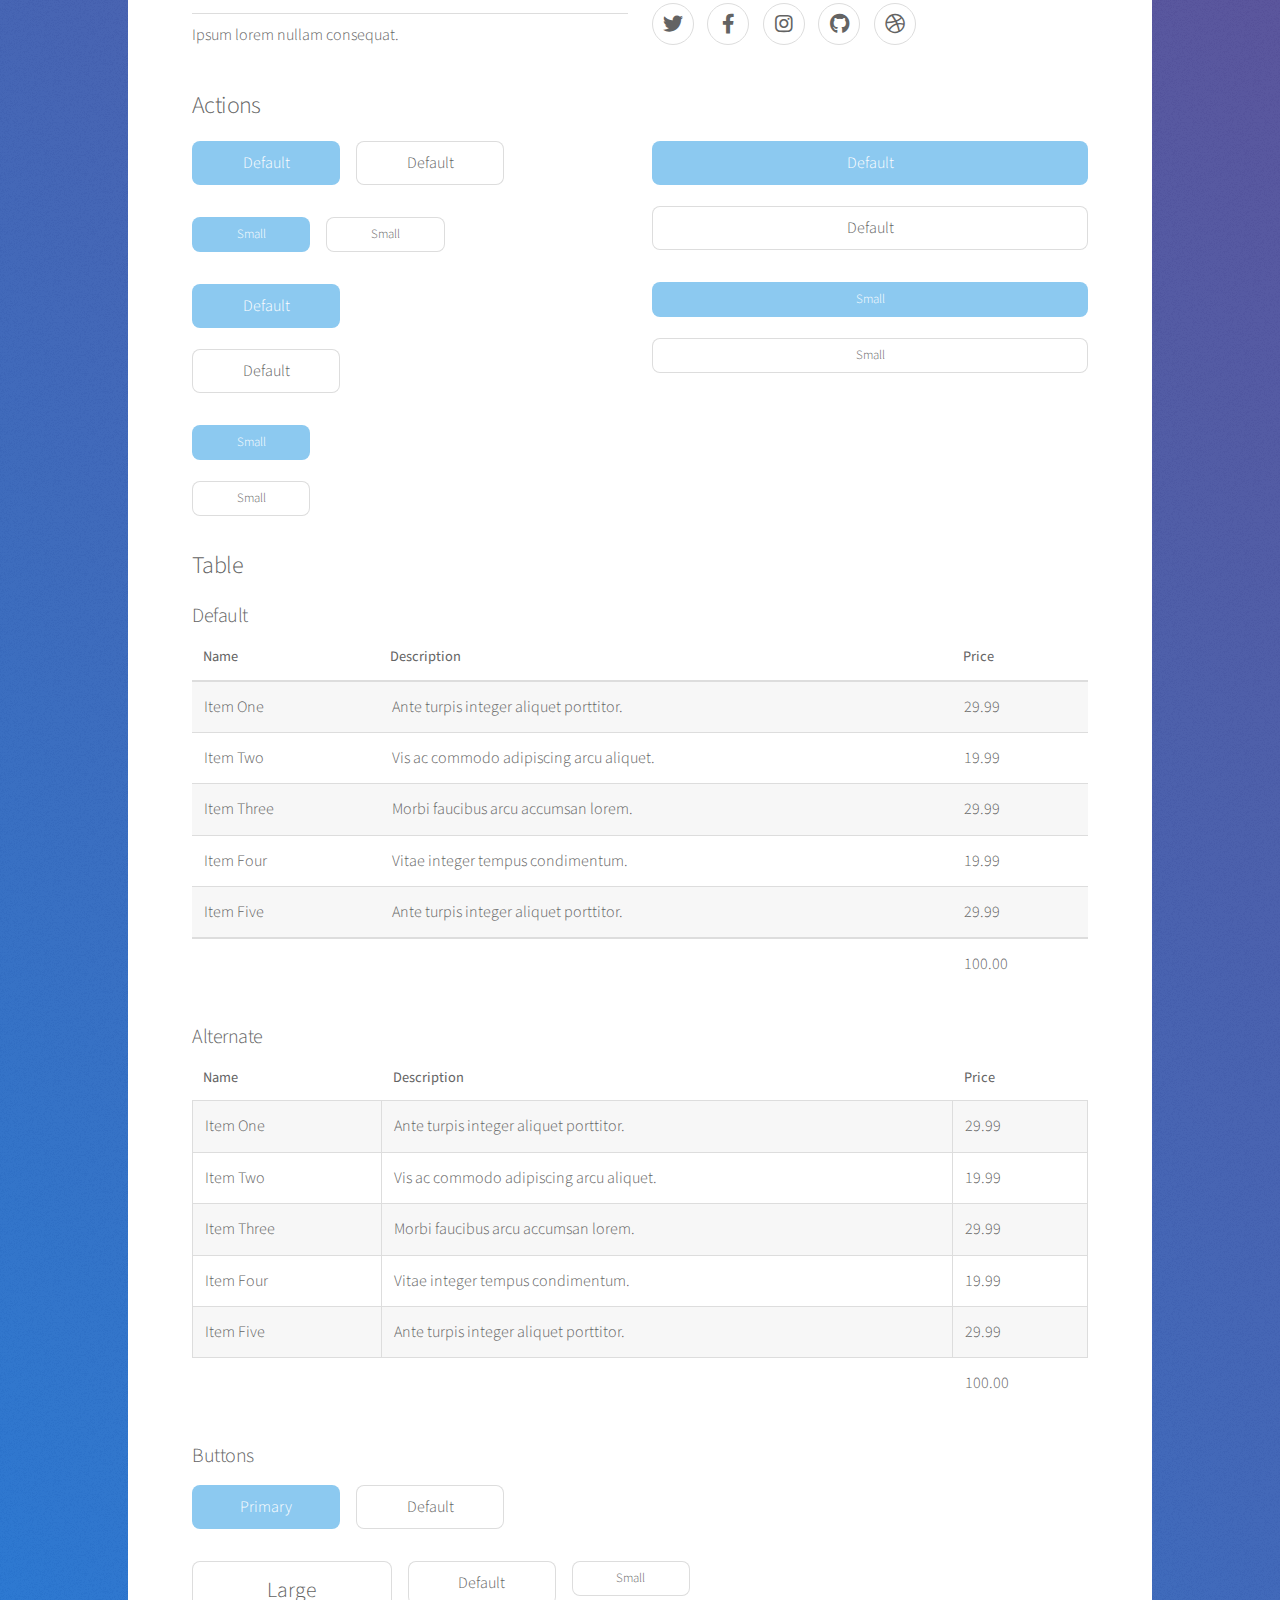
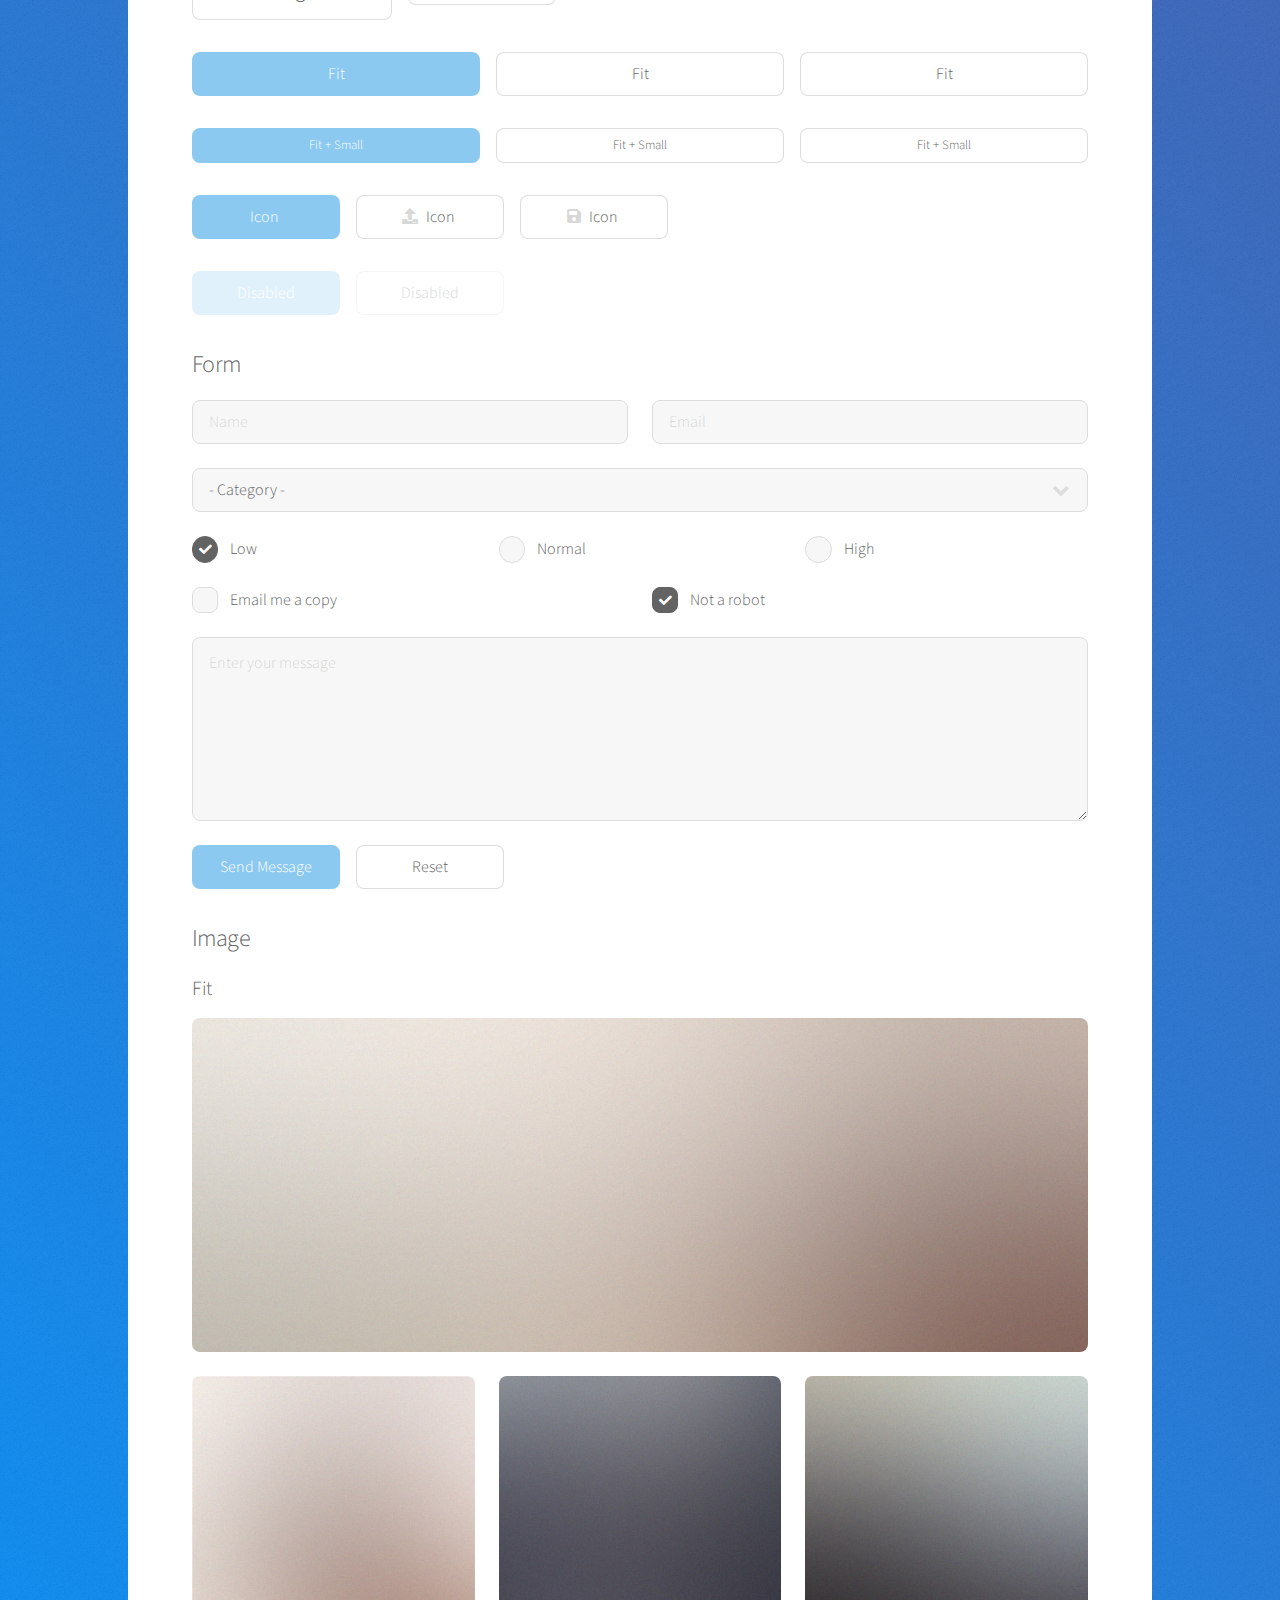
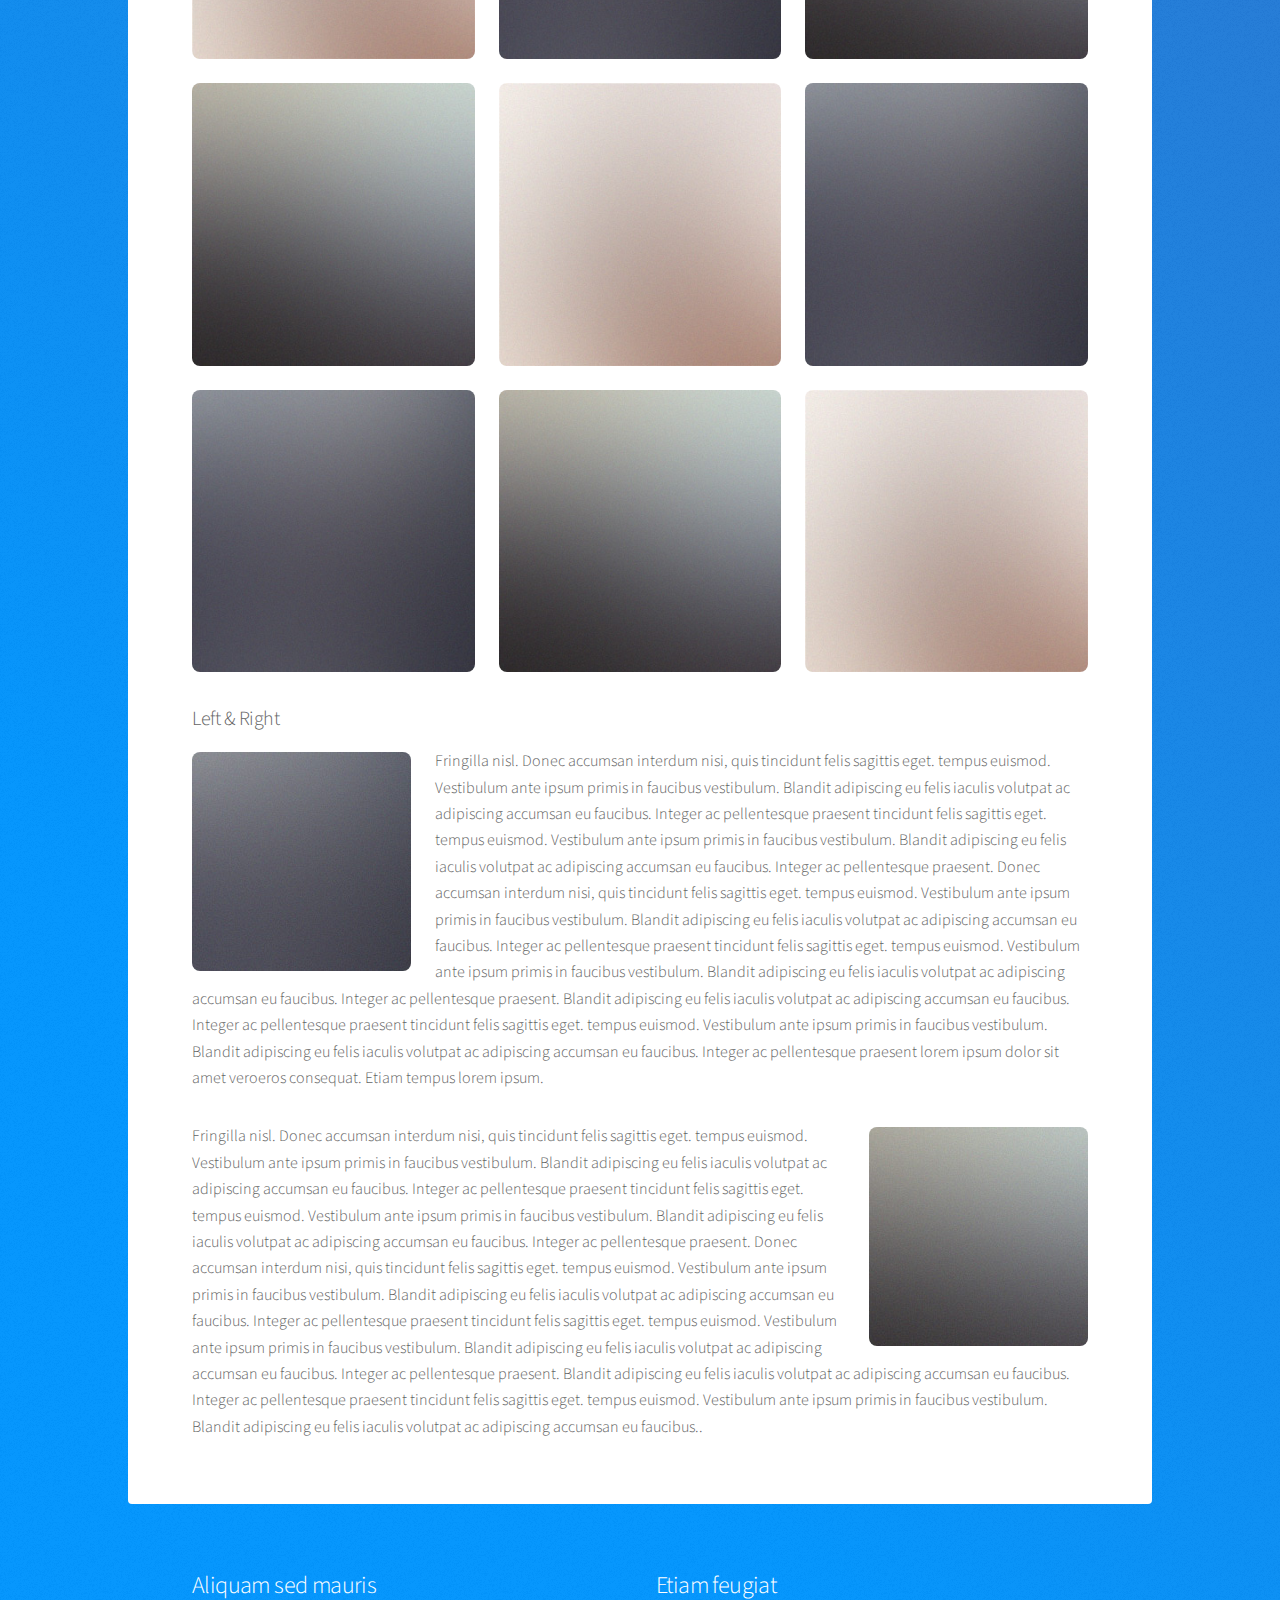
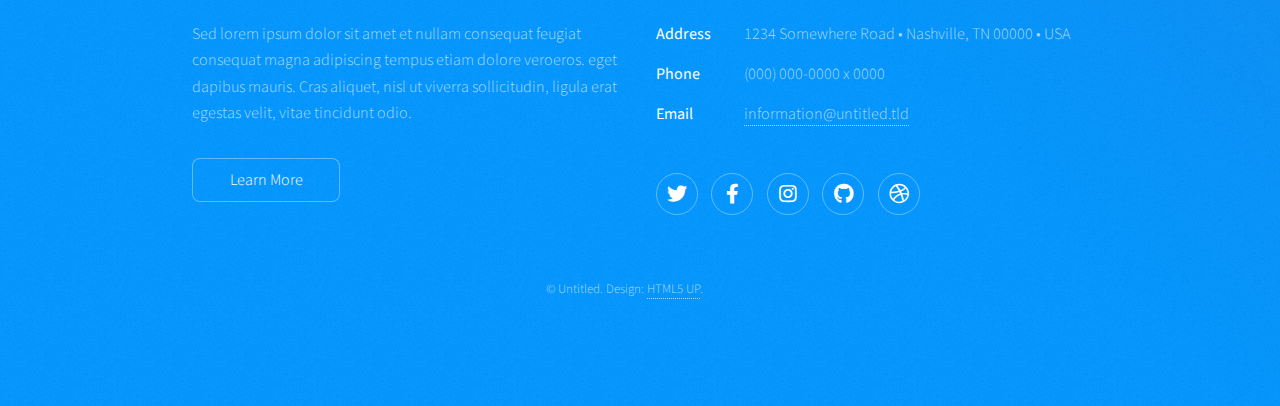
<file: elements.html>
<!DOCTYPE HTML>
<!--
	Stellar by HTML5 UP
	html5up.net | @ajlkn
	Free for personal and commercial use under the CCA 3.0 license (html5up.net/license)
-->
<html>
	<head>
		<title>Elements - Stellar by HTML5 UP</title>
		<meta charset="utf-8" />
		<meta name="viewport" content="width=device-width, initial-scale=1, user-scalable=no" />
		<link rel="stylesheet" href="assets/css/main.css" />
		<noscript><link rel="stylesheet" href="assets/css/noscript.css" /></noscript>
	</head>
	<body class="is-preload">

		<!-- Wrapper -->
			<div id="wrapper">

				<!-- Header -->
					<header id="header">
						<h1>Elements</h1>
						<p>Ipsum dolor sit amet nullam</p>
					</header>

				<!-- Main -->
					<div id="main">

						<!-- Content -->
							<section id="content" class="main">

								<!-- Text -->
									<section>
										<h2>Text</h2>
										<p>This is <b>bold</b> and this is <strong>strong</strong>. This is <i>italic</i> and this is <em>emphasized</em>.
										This is <sup>superscript</sup> text and this is <sub>subscript</sub> text.
										This is <u>underlined</u> and this is code: <code>for (;;) { ... }</code>. Finally, <a href="#">this is a link</a>.</p>
										<hr />
										<p>Nunc lacinia ante nunc ac lobortis. Interdum adipiscing gravida odio porttitor sem non mi integer non faucibus ornare mi ut ante amet placerat aliquet. Volutpat eu sed ante lacinia sapien lorem accumsan varius montes viverra nibh in adipiscing blandit tempus accumsan.</p>
										<hr />
										<h2>Heading Level 2</h2>
										<h3>Heading Level 3</h3>
										<h4>Heading Level 4</h4>
										<hr />
										<h3>Blockquote</h3>
										<blockquote>Fringilla nisl. Donec accumsan interdum nisi, quis tincidunt felis sagittis eget tempus euismod. Vestibulum ante ipsum primis in faucibus vestibulum. Blandit adipiscing eu felis iaculis volutpat ac adipiscing accumsan faucibus. Vestibulum ante ipsum primis in faucibus lorem ipsum dolor sit amet nullam adipiscing eu felis.</blockquote>
										<h3>Preformatted</h3>
										<pre><code>i = 0;

while (!deck.isInOrder()) {
    print 'Iteration ' + i;
    deck.shuffle();
    i++;
}

print 'It took ' + i + ' iterations to sort the deck.';</code></pre>
									</section>

								<!-- Lists -->
									<section>
										<h2>Lists</h2>
										<div class="row">
											<div class="col-6 col-12-medium">
												<h3>Unordered</h3>
												<ul>
													<li>Dolor pulvinar magna etiam.</li>
													<li>Sagittis sed lorem adipiscing.</li>
													<li>Felis enim etiam feugiat.</li>
													<li>Ipsum lorem nullam consequat.</li>
												</ul>
												<h3>Alternate</h3>
												<ul class="alt">
													<li>Dolor pulvinar magna etiam.</li>
													<li>Sagittis sed lorem adipiscing.</li>
													<li>Felis enim etiam feugiat.</li>
													<li>Ipsum lorem nullam consequat.</li>
												</ul>
											</div>
											<div class="col-6 col-12-medium">
												<h3>Ordered</h3>
												<ol>
													<li>Dolor pulvinar etiam.</li>
													<li>Etiam vel felis viverra.</li>
													<li>Felis enim feugiat.</li>
													<li>Dolor pulvinar etiam.</li>
													<li>Etiam vel felis lorem.</li>
													<li>Felis enim et feugiat.</li>
												</ol>
												<h3>Icons</h3>
												<ul class="icons">
													<li><a href="#" class="icon brands fa-twitter"><span class="label">Twitter</span></a></li>
													<li><a href="#" class="icon brands fa-facebook-f"><span class="label">Facebook</span></a></li>
													<li><a href="#" class="icon brands fa-instagram"><span class="label">Instagram</span></a></li>
													<li><a href="#" class="icon brands fa-github"><span class="label">GitHub</span></a></li>
													<li><a href="#" class="icon brands fa-dribbble"><span class="label">Dribbble</span></a></li>
												</ul>
												<ul class="icons">
													<li><a href="#" class="icon brands alt fa-twitter"><span class="label">Twitter</span></a></li>
													<li><a href="#" class="icon brands alt fa-facebook-f"><span class="label">Facebook</span></a></li>
													<li><a href="#" class="icon brands alt fa-instagram"><span class="label">Instagram</span></a></li>
													<li><a href="#" class="icon brands alt fa-github"><span class="label">GitHub</span></a></li>
													<li><a href="#" class="icon brands alt fa-dribbble"><span class="label">Dribbble</span></a></li>
												</ul>
											</div>
										</div>
										<h2>Actions</h2>
										<div class="row">
											<div class="col-6 col-12-medium">
												<ul class="actions">
													<li><a href="#" class="button primary">Default</a></li>
													<li><a href="#" class="button">Default</a></li>
												</ul>
												<ul class="actions small">
													<li><a href="#" class="button primary small">Small</a></li>
													<li><a href="#" class="button small">Small</a></li>
												</ul>
												<ul class="actions stacked">
													<li><a href="#" class="button primary">Default</a></li>
													<li><a href="#" class="button">Default</a></li>
												</ul>
												<ul class="actions stacked">
													<li><a href="#" class="button primary small">Small</a></li>
													<li><a href="#" class="button small">Small</a></li>
												</ul>
											</div>
											<div class="col-6 col-12-medium">
												<ul class="actions stacked">
													<li><a href="#" class="button primary fit">Default</a></li>
													<li><a href="#" class="button fit">Default</a></li>
												</ul>
												<ul class="actions stacked">
													<li><a href="#" class="button primary small fit">Small</a></li>
													<li><a href="#" class="button small fit">Small</a></li>
												</ul>
											</div>
										</div>
									</section>

								<!-- Table -->
									<section>
										<h2>Table</h2>
										<h3>Default</h3>
										<div class="table-wrapper">
											<table>
												<thead>
													<tr>
														<th>Name</th>
														<th>Description</th>
														<th>Price</th>
													</tr>
												</thead>
												<tbody>
													<tr>
														<td>Item One</td>
														<td>Ante turpis integer aliquet porttitor.</td>
														<td>29.99</td>
													</tr>
													<tr>
														<td>Item Two</td>
														<td>Vis ac commodo adipiscing arcu aliquet.</td>
														<td>19.99</td>
													</tr>
													<tr>
														<td>Item Three</td>
														<td> Morbi faucibus arcu accumsan lorem.</td>
														<td>29.99</td>
													</tr>
													<tr>
														<td>Item Four</td>
														<td>Vitae integer tempus condimentum.</td>
														<td>19.99</td>
													</tr>
													<tr>
														<td>Item Five</td>
														<td>Ante turpis integer aliquet porttitor.</td>
														<td>29.99</td>
													</tr>
												</tbody>
												<tfoot>
													<tr>
														<td colspan="2"></td>
														<td>100.00</td>
													</tr>
												</tfoot>
											</table>
										</div>

										<h3>Alternate</h3>
										<div class="table-wrapper">
											<table class="alt">
												<thead>
													<tr>
														<th>Name</th>
														<th>Description</th>
														<th>Price</th>
													</tr>
												</thead>
												<tbody>
													<tr>
														<td>Item One</td>
														<td>Ante turpis integer aliquet porttitor.</td>
														<td>29.99</td>
													</tr>
													<tr>
														<td>Item Two</td>
														<td>Vis ac commodo adipiscing arcu aliquet.</td>
														<td>19.99</td>
													</tr>
													<tr>
														<td>Item Three</td>
														<td> Morbi faucibus arcu accumsan lorem.</td>
														<td>29.99</td>
													</tr>
													<tr>
														<td>Item Four</td>
														<td>Vitae integer tempus condimentum.</td>
														<td>19.99</td>
													</tr>
													<tr>
														<td>Item Five</td>
														<td>Ante turpis integer aliquet porttitor.</td>
														<td>29.99</td>
													</tr>
												</tbody>
												<tfoot>
													<tr>
														<td colspan="2"></td>
														<td>100.00</td>
													</tr>
												</tfoot>
											</table>
										</div>
									</section>

								<!-- Buttons -->
									<section>
										<h3>Buttons</h3>
										<ul class="actions">
											<li><a href="#" class="button primary">Primary</a></li>
											<li><a href="#" class="button">Default</a></li>
										</ul>
										<ul class="actions">
											<li><a href="#" class="button large">Large</a></li>
											<li><a href="#" class="button">Default</a></li>
											<li><a href="#" class="button small">Small</a></li>
										</ul>
										<ul class="actions fit">
											<li><a href="#" class="button primary fit">Fit</a></li>
											<li><a href="#" class="button fit">Fit</a></li>
											<li><a href="#" class="button fit">Fit</a></li>
										</ul>
										<ul class="actions fit small">
											<li><a href="#" class="button primary fit small">Fit + Small</a></li>
											<li><a href="#" class="button fit small">Fit + Small</a></li>
											<li><a href="#" class="button fit small">Fit + Small</a></li>
										</ul>
										<ul class="actions">
											<li><a href="#" class="button primary icon solidfa-download">Icon</a></li>
											<li><a href="#" class="button icon solid fa-upload">Icon</a></li>
											<li><a href="#" class="button icon solid fa-save">Icon</a></li>
										</ul>
										<ul class="actions">
											<li><span class="button primary disabled">Disabled</span></li>
											<li><span class="button disabled">Disabled</span></li>
										</ul>
									</section>

								<!-- Form -->
									<section>
										<h2>Form</h2>
										<form method="post" action="#">
											<div class="row gtr-uniform">
												<div class="col-6 col-12-xsmall">
													<input type="text" name="demo-name" id="demo-name" value="" placeholder="Name" />
												</div>
												<div class="col-6 col-12-xsmall">
													<input type="email" name="demo-email" id="demo-email" value="" placeholder="Email" />
												</div>
												<div class="col-12">
													<select name="demo-category" id="demo-category">
														<option value="">- Category -</option>
														<option value="1">Manufacturing</option>
														<option value="1">Shipping</option>
														<option value="1">Administration</option>
														<option value="1">Human Resources</option>
													</select>
												</div>
												<div class="col-4 col-12-small">
													<input type="radio" id="demo-priority-low" name="demo-priority" checked>
													<label for="demo-priority-low">Low</label>
												</div>
												<div class="col-4 col-12-small">
													<input type="radio" id="demo-priority-normal" name="demo-priority">
													<label for="demo-priority-normal">Normal</label>
												</div>
												<div class="col-4 col-12-small">
													<input type="radio" id="demo-priority-high" name="demo-priority">
													<label for="demo-priority-high">High</label>
												</div>
												<div class="col-6 col-12-small">
													<input type="checkbox" id="demo-copy" name="demo-copy">
													<label for="demo-copy">Email me a copy</label>
												</div>
												<div class="col-6 col-12-small">
													<input type="checkbox" id="demo-human" name="demo-human" checked>
													<label for="demo-human">Not a robot</label>
												</div>
												<div class="col-12">
													<textarea name="demo-message" id="demo-message" placeholder="Enter your message" rows="6"></textarea>
												</div>
												<div class="col-12">
													<ul class="actions">
														<li><input type="submit" value="Send Message" class="primary" /></li>
														<li><input type="reset" value="Reset" /></li>
													</ul>
												</div>
											</div>
										</form>
									</section>

								<!-- Image -->
									<section>
										<h2>Image</h2>
										<h3>Fit</h3>
										<div class="box alt">
											<div class="row gtr-uniform">
												<div class="col-12"><span class="image fit"><img src="images/pic04.jpg" alt="" /></span></div>
												<div class="col-4"><span class="image fit"><img src="images/pic01.jpg" alt="" /></span></div>
												<div class="col-4"><span class="image fit"><img src="images/pic02.jpg" alt="" /></span></div>
												<div class="col-4"><span class="image fit"><img src="images/pic03.jpg" alt="" /></span></div>
												<div class="col-4"><span class="image fit"><img src="images/pic03.jpg" alt="" /></span></div>
												<div class="col-4"><span class="image fit"><img src="images/pic01.jpg" alt="" /></span></div>
												<div class="col-4"><span class="image fit"><img src="images/pic02.jpg" alt="" /></span></div>
												<div class="col-4"><span class="image fit"><img src="images/pic02.jpg" alt="" /></span></div>
												<div class="col-4"><span class="image fit"><img src="images/pic03.jpg" alt="" /></span></div>
												<div class="col-4"><span class="image fit"><img src="images/pic01.jpg" alt="" /></span></div>
											</div>
										</div>
										<h3>Left &amp; Right</h3>
										<p><span class="image left"><img src="images/pic05.jpg" alt="" /></span>Fringilla nisl. Donec accumsan interdum nisi, quis tincidunt felis sagittis eget. tempus euismod. Vestibulum ante ipsum primis in faucibus vestibulum. Blandit adipiscing eu felis iaculis volutpat ac adipiscing accumsan eu faucibus. Integer ac pellentesque praesent tincidunt felis sagittis eget. tempus euismod. Vestibulum ante ipsum primis in faucibus vestibulum. Blandit adipiscing eu felis iaculis volutpat ac adipiscing accumsan eu faucibus. Integer ac pellentesque praesent. Donec accumsan interdum nisi, quis tincidunt felis sagittis eget. tempus euismod. Vestibulum ante ipsum primis in faucibus vestibulum. Blandit adipiscing eu felis iaculis volutpat ac adipiscing accumsan eu faucibus. Integer ac pellentesque praesent tincidunt felis sagittis eget. tempus euismod. Vestibulum ante ipsum primis in faucibus vestibulum. Blandit adipiscing eu felis iaculis volutpat ac adipiscing accumsan eu faucibus. Integer ac pellentesque praesent. Blandit adipiscing eu felis iaculis volutpat ac adipiscing accumsan eu faucibus. Integer ac pellentesque praesent tincidunt felis sagittis eget. tempus euismod. Vestibulum ante ipsum primis in faucibus vestibulum. Blandit adipiscing eu felis iaculis volutpat ac adipiscing accumsan eu faucibus. Integer ac pellentesque praesent lorem ipsum dolor sit amet veroeros consequat. Etiam tempus lorem ipsum.</p>
										<p><span class="image right"><img src="images/pic06.jpg" alt="" /></span>Fringilla nisl. Donec accumsan interdum nisi, quis tincidunt felis sagittis eget. tempus euismod. Vestibulum ante ipsum primis in faucibus vestibulum. Blandit adipiscing eu felis iaculis volutpat ac adipiscing accumsan eu faucibus. Integer ac pellentesque praesent tincidunt felis sagittis eget. tempus euismod. Vestibulum ante ipsum primis in faucibus vestibulum. Blandit adipiscing eu felis iaculis volutpat ac adipiscing accumsan eu faucibus. Integer ac pellentesque praesent. Donec accumsan interdum nisi, quis tincidunt felis sagittis eget. tempus euismod. Vestibulum ante ipsum primis in faucibus vestibulum. Blandit adipiscing eu felis iaculis volutpat ac adipiscing accumsan eu faucibus. Integer ac pellentesque praesent tincidunt felis sagittis eget. tempus euismod. Vestibulum ante ipsum primis in faucibus vestibulum. Blandit adipiscing eu felis iaculis volutpat ac adipiscing accumsan eu faucibus. Integer ac pellentesque praesent. Blandit adipiscing eu felis iaculis volutpat ac adipiscing accumsan eu faucibus. Integer ac pellentesque praesent tincidunt felis sagittis eget. tempus euismod. Vestibulum ante ipsum primis in faucibus vestibulum. Blandit adipiscing eu felis iaculis volutpat ac adipiscing accumsan eu faucibus..</p>
									</section>

							</section>

					</div>

				<!-- Footer -->
					<footer id="footer">
						<section>
							<h2>Aliquam sed mauris</h2>
							<p>Sed lorem ipsum dolor sit amet et nullam consequat feugiat consequat magna adipiscing tempus etiam dolore veroeros. eget dapibus mauris. Cras aliquet, nisl ut viverra sollicitudin, ligula erat egestas velit, vitae tincidunt odio.</p>
							<ul class="actions">
								<li><a href="#" class="button">Learn More</a></li>
							</ul>
						</section>
						<section>
							<h2>Etiam feugiat</h2>
							<dl class="alt">
								<dt>Address</dt>
								<dd>1234 Somewhere Road &bull; Nashville, TN 00000 &bull; USA</dd>
								<dt>Phone</dt>
								<dd>(000) 000-0000 x 0000</dd>
								<dt>Email</dt>
								<dd><a href="#">information@untitled.tld</a></dd>
							</dl>
							<ul class="icons">
								<li><a href="#" class="icon brands fa-twitter alt"><span class="label">Twitter</span></a></li>
								<li><a href="#" class="icon brands fa-facebook-f alt"><span class="label">Facebook</span></a></li>
								<li><a href="#" class="icon brands fa-instagram alt"><span class="label">Instagram</span></a></li>
								<li><a href="#" class="icon brands fa-github alt"><span class="label">GitHub</span></a></li>
								<li><a href="#" class="icon brands fa-dribbble alt"><span class="label">Dribbble</span></a></li>
							</ul>
						</section>
						<p class="copyright">&copy; Untitled. Design: <a href="https://html5up.net">HTML5 UP</a>.</p>
					</footer>

			</div>

		<!-- Scripts -->
			<script src="assets/js/jquery.min.js"></script>
			<script src="assets/js/jquery.scrollex.min.js"></script>
			<script src="assets/js/jquery.scrolly.min.js"></script>
			<script src="assets/js/browser.min.js"></script>
			<script src="assets/js/breakpoints.min.js"></script>
			<script src="assets/js/util.js"></script>
			<script src="assets/js/main.js"></script>

	</body>
</html>
</file>
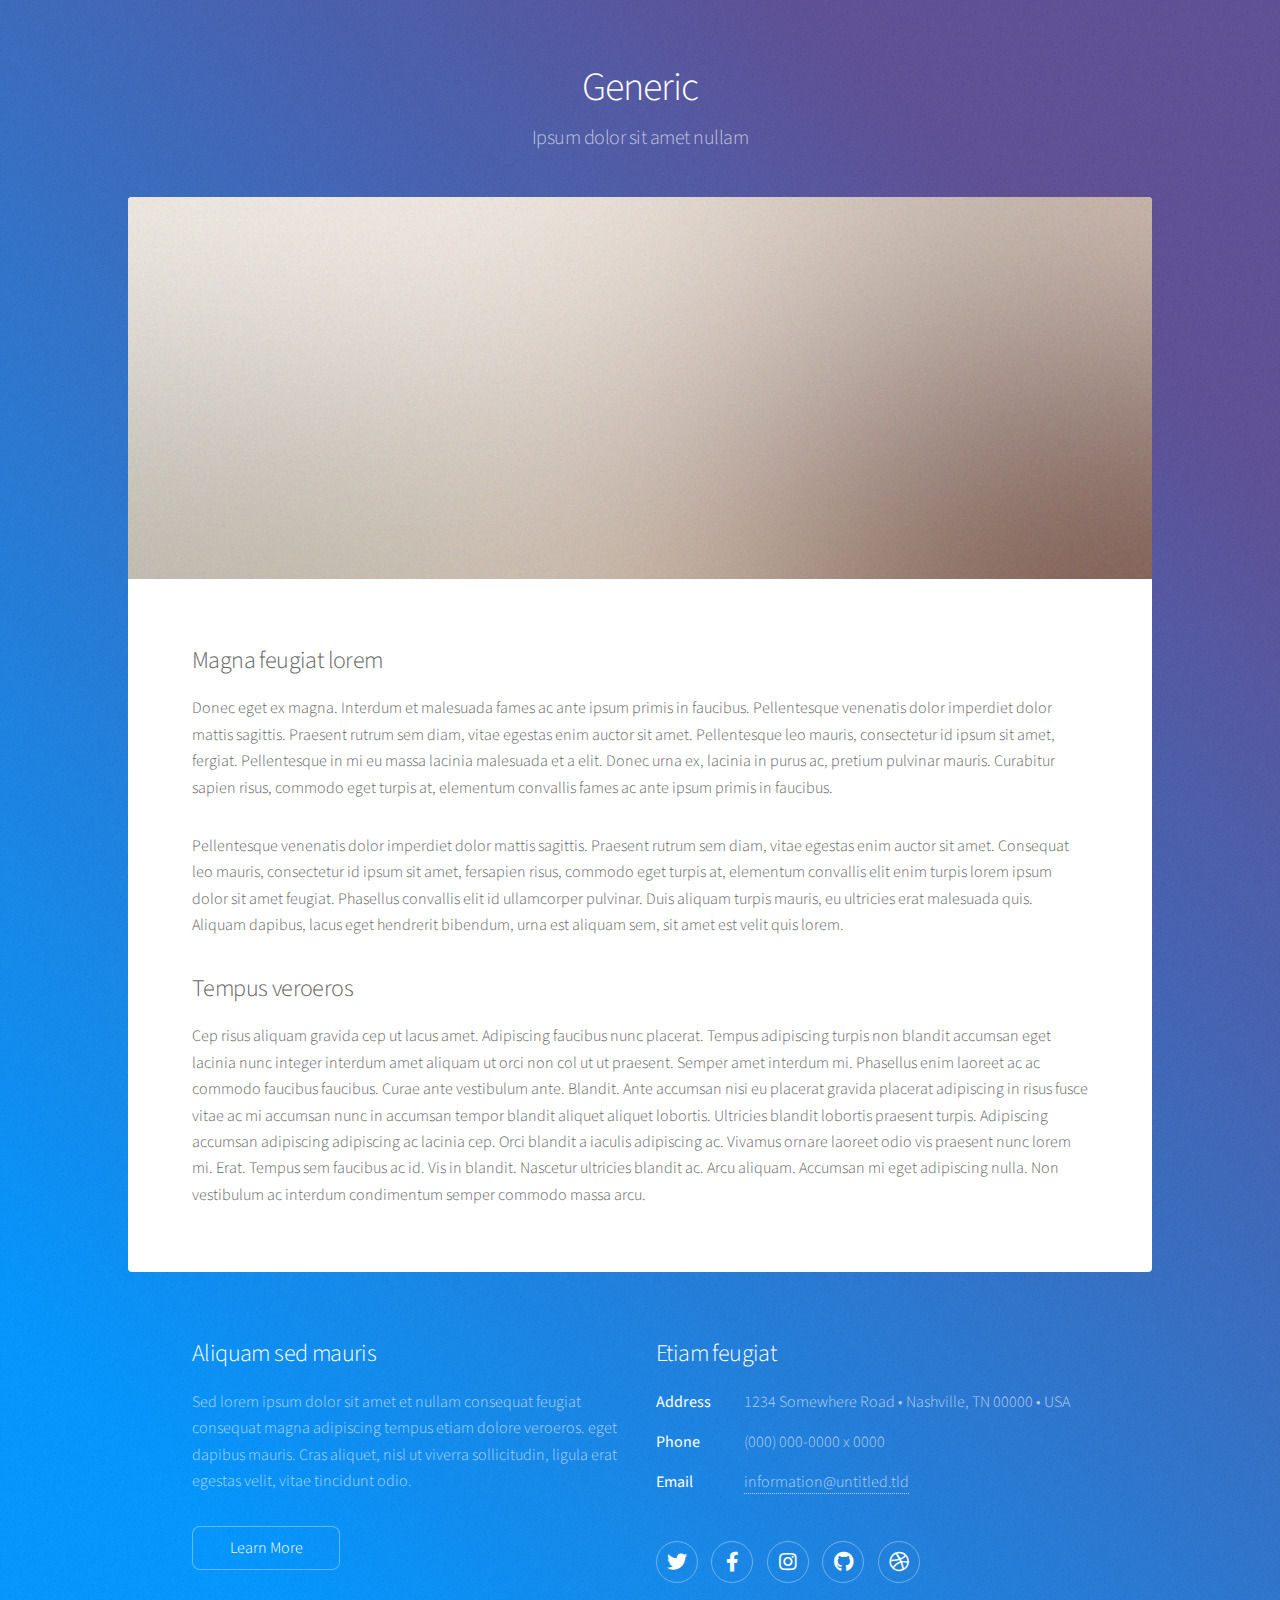
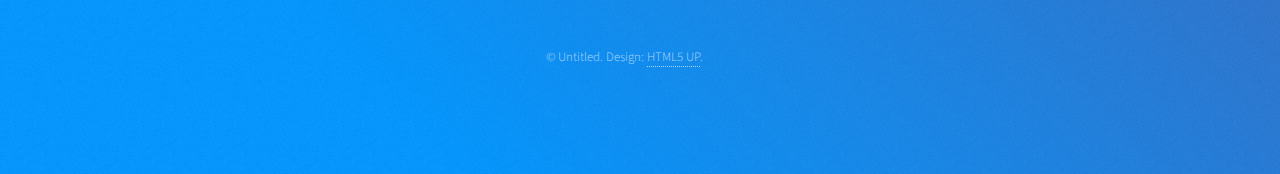
<file: generic.html>
<!DOCTYPE HTML>
<!--
	Stellar by HTML5 UP
	html5up.net | @ajlkn
	Free for personal and commercial use under the CCA 3.0 license (html5up.net/license)
-->
<html>
	<head>
		<title>Generic - Stellar by HTML5 UP</title>
		<meta charset="utf-8" />
		<meta name="viewport" content="width=device-width, initial-scale=1, user-scalable=no" />
		<link rel="stylesheet" href="assets/css/main.css" />
		<noscript><link rel="stylesheet" href="assets/css/noscript.css" /></noscript>
	</head>
	<body class="is-preload">

		<!-- Wrapper -->
			<div id="wrapper">

				<!-- Header -->
					<header id="header">
						<h1>Generic</h1>
						<p>Ipsum dolor sit amet nullam</p>
					</header>

				<!-- Main -->
					<div id="main">

						<!-- Content -->
							<section id="content" class="main">
								<span class="image main"><img src="images/pic04.jpg" alt="" /></span>
								<h2>Magna feugiat lorem</h2>
								<p>Donec eget ex magna. Interdum et malesuada fames ac ante ipsum primis in faucibus. Pellentesque venenatis dolor imperdiet dolor mattis sagittis. Praesent rutrum sem diam, vitae egestas enim auctor sit amet. Pellentesque leo mauris, consectetur id ipsum sit amet, fergiat. Pellentesque in mi eu massa lacinia malesuada et a elit. Donec urna ex, lacinia in purus ac, pretium pulvinar mauris. Curabitur sapien risus, commodo eget turpis at, elementum convallis fames ac ante ipsum primis in faucibus.</p>
								<p>Pellentesque venenatis dolor imperdiet dolor mattis sagittis. Praesent rutrum sem diam, vitae egestas enim auctor sit amet. Consequat leo mauris, consectetur id ipsum sit amet, fersapien risus, commodo eget turpis at, elementum convallis elit enim turpis lorem ipsum dolor sit amet feugiat. Phasellus convallis elit id ullamcorper pulvinar. Duis aliquam turpis mauris, eu ultricies erat malesuada quis. Aliquam dapibus, lacus eget hendrerit bibendum, urna est aliquam sem, sit amet est velit quis lorem.</p>
								<h2>Tempus veroeros</h2>
								<p>Cep risus aliquam gravida cep ut lacus amet. Adipiscing faucibus nunc placerat. Tempus adipiscing turpis non blandit accumsan eget lacinia nunc integer interdum amet aliquam ut orci non col ut ut praesent. Semper amet interdum mi. Phasellus enim laoreet ac ac commodo faucibus faucibus. Curae ante vestibulum ante. Blandit. Ante accumsan nisi eu placerat gravida placerat adipiscing in risus fusce vitae ac mi accumsan nunc in accumsan tempor blandit aliquet aliquet lobortis. Ultricies blandit lobortis praesent turpis. Adipiscing accumsan adipiscing adipiscing ac lacinia cep. Orci blandit a iaculis adipiscing ac. Vivamus ornare laoreet odio vis praesent nunc lorem mi. Erat. Tempus sem faucibus ac id. Vis in blandit. Nascetur ultricies blandit ac. Arcu aliquam. Accumsan mi eget adipiscing nulla. Non vestibulum ac interdum condimentum semper commodo massa arcu.</p>
							</section>

					</div>

				<!-- Footer -->
					<footer id="footer">
						<section>
							<h2>Aliquam sed mauris</h2>
							<p>Sed lorem ipsum dolor sit amet et nullam consequat feugiat consequat magna adipiscing tempus etiam dolore veroeros. eget dapibus mauris. Cras aliquet, nisl ut viverra sollicitudin, ligula erat egestas velit, vitae tincidunt odio.</p>
							<ul class="actions">
								<li><a href="#" class="button">Learn More</a></li>
							</ul>
						</section>
						<section>
							<h2>Etiam feugiat</h2>
							<dl class="alt">
								<dt>Address</dt>
								<dd>1234 Somewhere Road &bull; Nashville, TN 00000 &bull; USA</dd>
								<dt>Phone</dt>
								<dd>(000) 000-0000 x 0000</dd>
								<dt>Email</dt>
								<dd><a href="#">information@untitled.tld</a></dd>
							</dl>
							<ul class="icons">
								<li><a href="#" class="icon brands fa-twitter alt"><span class="label">Twitter</span></a></li>
								<li><a href="#" class="icon brands fa-facebook-f alt"><span class="label">Facebook</span></a></li>
								<li><a href="#" class="icon brands fa-instagram alt"><span class="label">Instagram</span></a></li>
								<li><a href="#" class="icon brands fa-github alt"><span class="label">GitHub</span></a></li>
								<li><a href="#" class="icon brands fa-dribbble alt"><span class="label">Dribbble</span></a></li>
							</ul>
						</section>
						<p class="copyright">&copy; Untitled. Design: <a href="https://html5up.net">HTML5 UP</a>.</p>
					</footer>

			</div>

		<!-- Scripts -->
			<script src="assets/js/jquery.min.js"></script>
			<script src="assets/js/jquery.scrollex.min.js"></script>
			<script src="assets/js/jquery.scrolly.min.js"></script>
			<script src="assets/js/browser.min.js"></script>
			<script src="assets/js/breakpoints.min.js"></script>
			<script src="assets/js/util.js"></script>
			<script src="assets/js/main.js"></script>

	</body>
</html>
</file>
<file: assets/css/noscript.css>
/*
	Stellar by HTML5 UP
	html5up.net | @ajlkn
	Free for personal and commercial use under the CCA 3.0 license (html5up.net/license)
*/

/* Header */

	body.is-preload #header.alt > * {
		opacity: 1;
	}

	body.is-preload #header.alt .logo {
		-moz-transform: none;
		-webkit-transform: none;
		-ms-transform: none;
		transform: none;
	}
</file>
<file: assets/css/main.css>
@import url(fontawesome-all.min.css);
@import "https://fonts.googleapis.com/css?family=Source+Sans+Pro:300,400";

/*
	Stellar by HTML5 UP
	html5up.net | @ajlkn
	Free for personal and commercial use under the CCA 3.0 license (html5up.net/license)
*/

html,
body,
div,
span,
applet,
object,
iframe,
h1,
h2,
h3,
h4,
h5,
h6,
p,
blockquote,
pre,
a,
abbr,
acronym,
address,
big,
cite,
code,
del,
dfn,
em,
img,
ins,
kbd,
q,
s,
samp,
small,
strike,
strong,
sub,
sup,
tt,
var,
b,
u,
i,
center,
dl,
dt,
dd,
ol,
ul,
li,
fieldset,
form,
label,
legend,
table,
caption,
tbody,
tfoot,
thead,
tr,
th,
td,
article,
aside,
canvas,
details,
embed,
figure,
figcaption,
footer,
header,
hgroup,
menu,
nav,
output,
ruby,
section,
summary,
time,
mark,
audio,
video {
  margin: 0;
  padding: 0;
  border: 0;
  font-size: 100%;
  font: inherit;
  vertical-align: baseline;
}

article,
aside,
details,
figcaption,
figure,
footer,
header,
hgroup,
menu,
nav,
section {
  display: block;
}

body {
  line-height: 1;
}

ol,
ul {
  list-style: none;
}

blockquote,
q {
  quotes: none;
}

blockquote:before,
blockquote:after,
q:before,
q:after {
  content: "";
  content: none;
}

table {
  border-collapse: collapse;
  border-spacing: 0;
}

body {
  -webkit-text-size-adjust: none;
}

mark {
  background-color: transparent;
  color: inherit;
}

input::-moz-focus-inner {
  border: 0;
  padding: 0;
}

input,
select,
textarea {
  -moz-appearance: none;
  -webkit-appearance: none;
  -ms-appearance: none;
  appearance: none;
}

/* Basic */

@-ms-viewport {
  width: device-width;
}

body {
  -ms-overflow-style: scrollbar;
}

@media screen and (max-width: 480px) {
  html,
  body {
    min-width: 320px;
  }
}

html {
  box-sizing: border-box;
}

*,
*:before,
*:after {
  box-sizing: inherit;
}

body {
  background-color: #935d8c;
  background-image: url("images/overlay.png"),
    -moz-linear-gradient(45deg, #0096ff 15%, #5f4d93 85%);
  background-image: url("images/overlay.png"),
    -webkit-linear-gradient(45deg, #0096ff 15%, #5f4d93 85%);
  background-image: url("images/overlay.png"),
    -ms-linear-gradient(45deg, #0096ff 15%, #5f4d93 85%);
  background-image: url("images/overlay.png"),
    linear-gradient(45deg, #0096ff 15%, #5f4d93 85%);
}

body.is-preload *,
body.is-preload *:before,
body.is-preload *:after {
  -moz-animation: none !important;
  -webkit-animation: none !important;
  -ms-animation: none !important;
  animation: none !important;
  -moz-transition: none !important;
  -webkit-transition: none !important;
  -ms-transition: none !important;
  transition: none !important;
}

/* Type */

body {
  background-color: #935d8c;
  color: rgba(255, 255, 255, 0.65);
}

body,
input,
select,
textarea {
  font-family: "Source Sans Pro", Helvetica, sans-serif;
  font-size: 17pt;
  font-weight: 300;
  line-height: 1.65;
}

@media screen and (max-width: 1680px) {
  body,
  input,
  select,
  textarea {
    font-size: 14pt;
  }
}

@media screen and (max-width: 1280px) {
  body,
  input,
  select,
  textarea {
    font-size: 12pt;
  }
}

@media screen and (max-width: 360px) {
  body,
  input,
  select,
  textarea {
    font-size: 11pt;
  }
}

a {
  -moz-transition: color 0.2s ease, border-bottom 0.2s ease;
  -webkit-transition: color 0.2s ease, border-bottom 0.2s ease;
  -ms-transition: color 0.2s ease, border-bottom 0.2s ease;
  transition: color 0.2s ease, border-bottom 0.2s ease;
  text-decoration: none;
  border-bottom: dotted 1px;
  color: inherit;
}

a:hover {
  border-bottom-color: transparent;
}

strong,
b {
  font-weight: 400;
}

em,
i {
  font-style: italic;
}

p {
  margin: 0 0 2em 0;
}

p.content {
  -moz-columns: 20em 2;
  -webkit-columns: 20em 2;
  -ms-columns: 20em 2;
  columns: 20em 2;
  -moz-column-gap: 2em;
  -webkit-column-gap: 2em;
  -ms-column-gap: 2em;
  column-gap: 2em;
  text-align: justify;
}

h1,
h2,
h3,
h4,
h5,
h6 {
  font-weight: 300;
  line-height: 1.5;
  margin: 0 0 0.7em 0;
  letter-spacing: -0.025em;
}

h1 a,
h2 a,
h3 a,
h4 a,
h5 a,
h6 a {
  color: inherit;
  text-decoration: none;
}

h1 {
  font-size: 2.5em;
  line-height: 1.2;
}

h2 {
  font-size: 1.5em;
}

h3 {
  font-size: 1.25em;
}

h4 {
  font-size: 1.1em;
}

h5 {
  font-size: 0.9em;
}

h6 {
  font-size: 0.7em;
}

@media screen and (max-width: 736px) {
  h1 {
    font-size: 2em;
  }
}

sub {
  font-size: 0.8em;
  position: relative;
  top: 0.5em;
}

sup {
  font-size: 0.8em;
  position: relative;
  top: -0.5em;
}

blockquote {
  border-left: solid 4px;
  font-style: italic;
  margin: 0 0 2em 0;
  padding: 0.5em 0 0.5em 2em;
}

code {
  border-radius: 8px;
  border: solid 1px;
  font-family: "Courier New", monospace;
  font-size: 0.9em;
  margin: 0 0.25em;
  padding: 0.25em 0.65em;
}

pre {
  -webkit-overflow-scrolling: touch;
  font-family: "Courier New", monospace;
  font-size: 0.9em;
  margin: 0 0 2em 0;
}

pre code {
  display: block;
  line-height: 1.75;
  padding: 1em 1.5em;
  overflow-x: auto;
}

hr {
  border: 0;
  border-bottom: solid 1px;
  margin: 2em 0;
}

hr.major {
  margin: 3em 0;
}

.align-left {
  text-align: left;
}

.align-center {
  text-align: center;
}

.align-right {
  text-align: right;
}

input,
select,
textarea {
  color: #ffffff;
}

a:hover {
  color: #ffffff;
}

strong,
b {
  color: #ffffff;
}

h1,
h2,
h3,
h4,
h5,
h6 {
  color: #ffffff;
}

blockquote {
  border-left-color: rgba(255, 255, 255, 0.35);
}

code {
  background: rgba(255, 255, 255, 0.075);
  border-color: rgba(255, 255, 255, 0.35);
}

hr {
  border-bottom-color: rgba(255, 255, 255, 0.35);
}

/* Row */

.row {
  display: flex;
  flex-wrap: wrap;
  box-sizing: border-box;
  align-items: stretch;
}

.row > * {
  box-sizing: border-box;
}

.row.gtr-uniform > * > :last-child {
  margin-bottom: 0;
}

.row.aln-left {
  justify-content: flex-start;
}

.row.aln-center {
  justify-content: center;
}

.row.aln-right {
  justify-content: flex-end;
}

.row.aln-top {
  align-items: flex-start;
}

.row.aln-middle {
  align-items: center;
}

.row.aln-bottom {
  align-items: flex-end;
}

.row > .imp {
  order: -1;
}

.row > .col-1 {
  width: 8.33333%;
}

.row > .off-1 {
  margin-left: 8.33333%;
}

.row > .col-2 {
  width: 16.66667%;
}

.row > .off-2 {
  margin-left: 16.66667%;
}

.row > .col-3 {
  width: 25%;
}

.row > .off-3 {
  margin-left: 25%;
}

.row > .col-4 {
  width: 33.33333%;
}

.row > .off-4 {
  margin-left: 33.33333%;
}

.row > .col-5 {
  width: 41.66667%;
}

.row > .off-5 {
  margin-left: 41.66667%;
}

.row > .col-6 {
  width: 50%;
}

.row > .off-6 {
  margin-left: 50%;
}

.row > .col-7 {
  width: 58.33333%;
}

.row > .off-7 {
  margin-left: 58.33333%;
}

.row > .col-8 {
  width: 66.66667%;
}

.row > .off-8 {
  margin-left: 66.66667%;
}

.row > .col-9 {
  width: 75%;
}

.row > .off-9 {
  margin-left: 75%;
}

.row > .col-10 {
  width: 83.33333%;
}

.row > .off-10 {
  margin-left: 83.33333%;
}

.row > .col-11 {
  width: 91.66667%;
}

.row > .off-11 {
  margin-left: 91.66667%;
}

.row > .col-12 {
  width: 100%;
}

.row > .off-12 {
  margin-left: 100%;
}

.row.gtr-0 {
  margin-top: 0;
  margin-left: 0em;
}

.row.gtr-0 > * {
  padding: 0 0 0 0em;
}

.row.gtr-0.gtr-uniform {
  margin-top: 0em;
}

.row.gtr-0.gtr-uniform > * {
  padding-top: 0em;
}

.row.gtr-25 {
  margin-top: 0;
  margin-left: -0.375em;
}

.row.gtr-25 > * {
  padding: 0 0 0 0.375em;
}

.row.gtr-25.gtr-uniform {
  margin-top: -0.375em;
}

.row.gtr-25.gtr-uniform > * {
  padding-top: 0.375em;
}

.row.gtr-50 {
  margin-top: 0;
  margin-left: -0.75em;
}

.row.gtr-50 > * {
  padding: 0 0 0 0.75em;
}

.row.gtr-50.gtr-uniform {
  margin-top: -0.75em;
}

.row.gtr-50.gtr-uniform > * {
  padding-top: 0.75em;
}

.row {
  margin-top: 0;
  margin-left: -1.5em;
}

.row > * {
  padding: 0 0 0 1.5em;
}

.row.gtr-uniform {
  margin-top: -1.5em;
}

.row.gtr-uniform > * {
  padding-top: 1.5em;
}

.row.gtr-150 {
  margin-top: 0;
  margin-left: -2.25em;
}

.row.gtr-150 > * {
  padding: 0 0 0 2.25em;
}

.row.gtr-150.gtr-uniform {
  margin-top: -2.25em;
}

.row.gtr-150.gtr-uniform > * {
  padding-top: 2.25em;
}

.row.gtr-200 {
  margin-top: 0;
  margin-left: -3em;
}

.row.gtr-200 > * {
  padding: 0 0 0 3em;
}

.row.gtr-200.gtr-uniform {
  margin-top: -3em;
}

.row.gtr-200.gtr-uniform > * {
  padding-top: 3em;
}

@media screen and (max-width: 1680px) {
  .row {
    display: flex;
    flex-wrap: wrap;
    box-sizing: border-box;
    align-items: stretch;
  }

  .row > * {
    box-sizing: border-box;
  }

  .row.gtr-uniform > * > :last-child {
    margin-bottom: 0;
  }

  .row.aln-left {
    justify-content: flex-start;
  }

  .row.aln-center {
    justify-content: center;
  }

  .row.aln-right {
    justify-content: flex-end;
  }

  .row.aln-top {
    align-items: flex-start;
  }

  .row.aln-middle {
    align-items: center;
  }

  .row.aln-bottom {
    align-items: flex-end;
  }

  .row > .imp-xlarge {
    order: -1;
  }

  .row > .col-1-xlarge {
    width: 8.33333%;
  }

  .row > .off-1-xlarge {
    margin-left: 8.33333%;
  }

  .row > .col-2-xlarge {
    width: 16.66667%;
  }

  .row > .off-2-xlarge {
    margin-left: 16.66667%;
  }

  .row > .col-3-xlarge {
    width: 25%;
  }

  .row > .off-3-xlarge {
    margin-left: 25%;
  }

  .row > .col-4-xlarge {
    width: 33.33333%;
  }

  .row > .off-4-xlarge {
    margin-left: 33.33333%;
  }

  .row > .col-5-xlarge {
    width: 41.66667%;
  }

  .row > .off-5-xlarge {
    margin-left: 41.66667%;
  }

  .row > .col-6-xlarge {
    width: 50%;
  }

  .row > .off-6-xlarge {
    margin-left: 50%;
  }

  .row > .col-7-xlarge {
    width: 58.33333%;
  }

  .row > .off-7-xlarge {
    margin-left: 58.33333%;
  }

  .row > .col-8-xlarge {
    width: 66.66667%;
  }

  .row > .off-8-xlarge {
    margin-left: 66.66667%;
  }

  .row > .col-9-xlarge {
    width: 75%;
  }

  .row > .off-9-xlarge {
    margin-left: 75%;
  }

  .row > .col-10-xlarge {
    width: 83.33333%;
  }

  .row > .off-10-xlarge {
    margin-left: 83.33333%;
  }

  .row > .col-11-xlarge {
    width: 91.66667%;
  }

  .row > .off-11-xlarge {
    margin-left: 91.66667%;
  }

  .row > .col-12-xlarge {
    width: 100%;
  }

  .row > .off-12-xlarge {
    margin-left: 100%;
  }

  .row.gtr-0 {
    margin-top: 0;
    margin-left: 0em;
  }

  .row.gtr-0 > * {
    padding: 0 0 0 0em;
  }

  .row.gtr-0.gtr-uniform {
    margin-top: 0em;
  }

  .row.gtr-0.gtr-uniform > * {
    padding-top: 0em;
  }

  .row.gtr-25 {
    margin-top: 0;
    margin-left: -0.375em;
  }

  .row.gtr-25 > * {
    padding: 0 0 0 0.375em;
  }

  .row.gtr-25.gtr-uniform {
    margin-top: -0.375em;
  }

  .row.gtr-25.gtr-uniform > * {
    padding-top: 0.375em;
  }

  .row.gtr-50 {
    margin-top: 0;
    margin-left: -0.75em;
  }

  .row.gtr-50 > * {
    padding: 0 0 0 0.75em;
  }

  .row.gtr-50.gtr-uniform {
    margin-top: -0.75em;
  }

  .row.gtr-50.gtr-uniform > * {
    padding-top: 0.75em;
  }

  .row {
    margin-top: 0;
    margin-left: -1.5em;
  }

  .row > * {
    padding: 0 0 0 1.5em;
  }

  .row.gtr-uniform {
    margin-top: -1.5em;
  }

  .row.gtr-uniform > * {
    padding-top: 1.5em;
  }

  .row.gtr-150 {
    margin-top: 0;
    margin-left: -2.25em;
  }

  .row.gtr-150 > * {
    padding: 0 0 0 2.25em;
  }

  .row.gtr-150.gtr-uniform {
    margin-top: -2.25em;
  }

  .row.gtr-150.gtr-uniform > * {
    padding-top: 2.25em;
  }

  .row.gtr-200 {
    margin-top: 0;
    margin-left: -3em;
  }

  .row.gtr-200 > * {
    padding: 0 0 0 3em;
  }

  .row.gtr-200.gtr-uniform {
    margin-top: -3em;
  }

  .row.gtr-200.gtr-uniform > * {
    padding-top: 3em;
  }
}

@media screen and (max-width: 1280px) {
  .row {
    display: flex;
    flex-wrap: wrap;
    box-sizing: border-box;
    align-items: stretch;
  }

  .row > * {
    box-sizing: border-box;
  }

  .row.gtr-uniform > * > :last-child {
    margin-bottom: 0;
  }

  .row.aln-left {
    justify-content: flex-start;
  }

  .row.aln-center {
    justify-content: center;
  }

  .row.aln-right {
    justify-content: flex-end;
  }

  .row.aln-top {
    align-items: flex-start;
  }

  .row.aln-middle {
    align-items: center;
  }

  .row.aln-bottom {
    align-items: flex-end;
  }

  .row > .imp-large {
    order: -1;
  }

  .row > .col-1-large {
    width: 8.33333%;
  }

  .row > .off-1-large {
    margin-left: 8.33333%;
  }

  .row > .col-2-large {
    width: 16.66667%;
  }

  .row > .off-2-large {
    margin-left: 16.66667%;
  }

  .row > .col-3-large {
    width: 25%;
  }

  .row > .off-3-large {
    margin-left: 25%;
  }

  .row > .col-4-large {
    width: 33.33333%;
  }

  .row > .off-4-large {
    margin-left: 33.33333%;
  }

  .row > .col-5-large {
    width: 41.66667%;
  }

  .row > .off-5-large {
    margin-left: 41.66667%;
  }

  .row > .col-6-large {
    width: 50%;
  }

  .row > .off-6-large {
    margin-left: 50%;
  }

  .row > .col-7-large {
    width: 58.33333%;
  }

  .row > .off-7-large {
    margin-left: 58.33333%;
  }

  .row > .col-8-large {
    width: 66.66667%;
  }

  .row > .off-8-large {
    margin-left: 66.66667%;
  }

  .row > .col-9-large {
    width: 75%;
  }

  .row > .off-9-large {
    margin-left: 75%;
  }

  .row > .col-10-large {
    width: 83.33333%;
  }

  .row > .off-10-large {
    margin-left: 83.33333%;
  }

  .row > .col-11-large {
    width: 91.66667%;
  }

  .row > .off-11-large {
    margin-left: 91.66667%;
  }

  .row > .col-12-large {
    width: 100%;
  }

  .row > .off-12-large {
    margin-left: 100%;
  }

  .row.gtr-0 {
    margin-top: 0;
    margin-left: 0em;
  }

  .row.gtr-0 > * {
    padding: 0 0 0 0em;
  }

  .row.gtr-0.gtr-uniform {
    margin-top: 0em;
  }

  .row.gtr-0.gtr-uniform > * {
    padding-top: 0em;
  }

  .row.gtr-25 {
    margin-top: 0;
    margin-left: -0.375em;
  }

  .row.gtr-25 > * {
    padding: 0 0 0 0.375em;
  }

  .row.gtr-25.gtr-uniform {
    margin-top: -0.375em;
  }

  .row.gtr-25.gtr-uniform > * {
    padding-top: 0.375em;
  }

  .row.gtr-50 {
    margin-top: 0;
    margin-left: -0.75em;
  }

  .row.gtr-50 > * {
    padding: 0 0 0 0.75em;
  }

  .row.gtr-50.gtr-uniform {
    margin-top: -0.75em;
  }

  .row.gtr-50.gtr-uniform > * {
    padding-top: 0.75em;
  }

  .row {
    margin-top: 0;
    margin-left: -1.5em;
  }

  .row > * {
    padding: 0 0 0 1.5em;
  }

  .row.gtr-uniform {
    margin-top: -1.5em;
  }

  .row.gtr-uniform > * {
    padding-top: 1.5em;
  }

  .row.gtr-150 {
    margin-top: 0;
    margin-left: -2.25em;
  }

  .row.gtr-150 > * {
    padding: 0 0 0 2.25em;
  }

  .row.gtr-150.gtr-uniform {
    margin-top: -2.25em;
  }

  .row.gtr-150.gtr-uniform > * {
    padding-top: 2.25em;
  }

  .row.gtr-200 {
    margin-top: 0;
    margin-left: -3em;
  }

  .row.gtr-200 > * {
    padding: 0 0 0 3em;
  }

  .row.gtr-200.gtr-uniform {
    margin-top: -3em;
  }

  .row.gtr-200.gtr-uniform > * {
    padding-top: 3em;
  }
}

@media screen and (max-width: 980px) {
  .row {
    display: flex;
    flex-wrap: wrap;
    box-sizing: border-box;
    align-items: stretch;
  }

  .row > * {
    box-sizing: border-box;
  }

  .row.gtr-uniform > * > :last-child {
    margin-bottom: 0;
  }

  .row.aln-left {
    justify-content: flex-start;
  }

  .row.aln-center {
    justify-content: center;
  }

  .row.aln-right {
    justify-content: flex-end;
  }

  .row.aln-top {
    align-items: flex-start;
  }

  .row.aln-middle {
    align-items: center;
  }

  .row.aln-bottom {
    align-items: flex-end;
  }

  .row > .imp-medium {
    order: -1;
  }

  .row > .col-1-medium {
    width: 8.33333%;
  }

  .row > .off-1-medium {
    margin-left: 8.33333%;
  }

  .row > .col-2-medium {
    width: 16.66667%;
  }

  .row > .off-2-medium {
    margin-left: 16.66667%;
  }

  .row > .col-3-medium {
    width: 25%;
  }

  .row > .off-3-medium {
    margin-left: 25%;
  }

  .row > .col-4-medium {
    width: 33.33333%;
  }

  .row > .off-4-medium {
    margin-left: 33.33333%;
  }

  .row > .col-5-medium {
    width: 41.66667%;
  }

  .row > .off-5-medium {
    margin-left: 41.66667%;
  }

  .row > .col-6-medium {
    width: 50%;
  }

  .row > .off-6-medium {
    margin-left: 50%;
  }

  .row > .col-7-medium {
    width: 58.33333%;
  }

  .row > .off-7-medium {
    margin-left: 58.33333%;
  }

  .row > .col-8-medium {
    width: 66.66667%;
  }

  .row > .off-8-medium {
    margin-left: 66.66667%;
  }

  .row > .col-9-medium {
    width: 75%;
  }

  .row > .off-9-medium {
    margin-left: 75%;
  }

  .row > .col-10-medium {
    width: 83.33333%;
  }

  .row > .off-10-medium {
    margin-left: 83.33333%;
  }

  .row > .col-11-medium {
    width: 91.66667%;
  }

  .row > .off-11-medium {
    margin-left: 91.66667%;
  }

  .row > .col-12-medium {
    width: 100%;
  }

  .row > .off-12-medium {
    margin-left: 100%;
  }

  .row.gtr-0 {
    margin-top: 0;
    margin-left: 0em;
  }

  .row.gtr-0 > * {
    padding: 0 0 0 0em;
  }

  .row.gtr-0.gtr-uniform {
    margin-top: 0em;
  }

  .row.gtr-0.gtr-uniform > * {
    padding-top: 0em;
  }

  .row.gtr-25 {
    margin-top: 0;
    margin-left: -0.375em;
  }

  .row.gtr-25 > * {
    padding: 0 0 0 0.375em;
  }

  .row.gtr-25.gtr-uniform {
    margin-top: -0.375em;
  }

  .row.gtr-25.gtr-uniform > * {
    padding-top: 0.375em;
  }

  .row.gtr-50 {
    margin-top: 0;
    margin-left: -0.75em;
  }

  .row.gtr-50 > * {
    padding: 0 0 0 0.75em;
  }

  .row.gtr-50.gtr-uniform {
    margin-top: -0.75em;
  }

  .row.gtr-50.gtr-uniform > * {
    padding-top: 0.75em;
  }

  .row {
    margin-top: 0;
    margin-left: -1.5em;
  }

  .row > * {
    padding: 0 0 0 1.5em;
  }

  .row.gtr-uniform {
    margin-top: -1.5em;
  }

  .row.gtr-uniform > * {
    padding-top: 1.5em;
  }

  .row.gtr-150 {
    margin-top: 0;
    margin-left: -2.25em;
  }

  .row.gtr-150 > * {
    padding: 0 0 0 2.25em;
  }

  .row.gtr-150.gtr-uniform {
    margin-top: -2.25em;
  }

  .row.gtr-150.gtr-uniform > * {
    padding-top: 2.25em;
  }

  .row.gtr-200 {
    margin-top: 0;
    margin-left: -3em;
  }

  .row.gtr-200 > * {
    padding: 0 0 0 3em;
  }

  .row.gtr-200.gtr-uniform {
    margin-top: -3em;
  }

  .row.gtr-200.gtr-uniform > * {
    padding-top: 3em;
  }
}

@media screen and (max-width: 736px) {
  .row {
    display: flex;
    flex-wrap: wrap;
    box-sizing: border-box;
    align-items: stretch;
  }

  .row > * {
    box-sizing: border-box;
  }

  .row.gtr-uniform > * > :last-child {
    margin-bottom: 0;
  }

  .row.aln-left {
    justify-content: flex-start;
  }

  .row.aln-center {
    justify-content: center;
  }

  .row.aln-right {
    justify-content: flex-end;
  }

  .row.aln-top {
    align-items: flex-start;
  }

  .row.aln-middle {
    align-items: center;
  }

  .row.aln-bottom {
    align-items: flex-end;
  }

  .row > .imp-small {
    order: -1;
  }

  .row > .col-1-small {
    width: 8.33333%;
  }

  .row > .off-1-small {
    margin-left: 8.33333%;
  }

  .row > .col-2-small {
    width: 16.66667%;
  }

  .row > .off-2-small {
    margin-left: 16.66667%;
  }

  .row > .col-3-small {
    width: 25%;
  }

  .row > .off-3-small {
    margin-left: 25%;
  }

  .row > .col-4-small {
    width: 33.33333%;
  }

  .row > .off-4-small {
    margin-left: 33.33333%;
  }

  .row > .col-5-small {
    width: 41.66667%;
  }

  .row > .off-5-small {
    margin-left: 41.66667%;
  }

  .row > .col-6-small {
    width: 50%;
  }

  .row > .off-6-small {
    margin-left: 50%;
  }

  .row > .col-7-small {
    width: 58.33333%;
  }

  .row > .off-7-small {
    margin-left: 58.33333%;
  }

  .row > .col-8-small {
    width: 66.66667%;
  }

  .row > .off-8-small {
    margin-left: 66.66667%;
  }

  .row > .col-9-small {
    width: 75%;
  }

  .row > .off-9-small {
    margin-left: 75%;
  }

  .row > .col-10-small {
    width: 83.33333%;
  }

  .row > .off-10-small {
    margin-left: 83.33333%;
  }

  .row > .col-11-small {
    width: 91.66667%;
  }

  .row > .off-11-small {
    margin-left: 91.66667%;
  }

  .row > .col-12-small {
    width: 100%;
  }

  .row > .off-12-small {
    margin-left: 100%;
  }

  .row.gtr-0 {
    margin-top: 0;
    margin-left: 0em;
  }

  .row.gtr-0 > * {
    padding: 0 0 0 0em;
  }

  .row.gtr-0.gtr-uniform {
    margin-top: 0em;
  }

  .row.gtr-0.gtr-uniform > * {
    padding-top: 0em;
  }

  .row.gtr-25 {
    margin-top: 0;
    margin-left: -0.25em;
  }

  .row.gtr-25 > * {
    padding: 0 0 0 0.25em;
  }

  .row.gtr-25.gtr-uniform {
    margin-top: -0.25em;
  }

  .row.gtr-25.gtr-uniform > * {
    padding-top: 0.25em;
  }

  .row.gtr-50 {
    margin-top: 0;
    margin-left: -0.5em;
  }

  .row.gtr-50 > * {
    padding: 0 0 0 0.5em;
  }

  .row.gtr-50.gtr-uniform {
    margin-top: -0.5em;
  }

  .row.gtr-50.gtr-uniform > * {
    padding-top: 0.5em;
  }

  .row {
    margin-top: 0;
    margin-left: -1em;
  }

  .row > * {
    padding: 0 0 0 1em;
  }

  .row.gtr-uniform {
    margin-top: -1em;
  }

  .row.gtr-uniform > * {
    padding-top: 1em;
  }

  .row.gtr-150 {
    margin-top: 0;
    margin-left: -1.5em;
  }

  .row.gtr-150 > * {
    padding: 0 0 0 1.5em;
  }

  .row.gtr-150.gtr-uniform {
    margin-top: -1.5em;
  }

  .row.gtr-150.gtr-uniform > * {
    padding-top: 1.5em;
  }

  .row.gtr-200 {
    margin-top: 0;
    margin-left: -2em;
  }

  .row.gtr-200 > * {
    padding: 0 0 0 2em;
  }

  .row.gtr-200.gtr-uniform {
    margin-top: -2em;
  }

  .row.gtr-200.gtr-uniform > * {
    padding-top: 2em;
  }
}

@media screen and (max-width: 480px) {
  .row {
    display: flex;
    flex-wrap: wrap;
    box-sizing: border-box;
    align-items: stretch;
  }

  .row > * {
    box-sizing: border-box;
  }

  .row.gtr-uniform > * > :last-child {
    margin-bottom: 0;
  }

  .row.aln-left {
    justify-content: flex-start;
  }

  .row.aln-center {
    justify-content: center;
  }

  .row.aln-right {
    justify-content: flex-end;
  }

  .row.aln-top {
    align-items: flex-start;
  }

  .row.aln-middle {
    align-items: center;
  }

  .row.aln-bottom {
    align-items: flex-end;
  }

  .row > .imp-xsmall {
    order: -1;
  }

  .row > .col-1-xsmall {
    width: 8.33333%;
  }

  .row > .off-1-xsmall {
    margin-left: 8.33333%;
  }

  .row > .col-2-xsmall {
    width: 16.66667%;
  }

  .row > .off-2-xsmall {
    margin-left: 16.66667%;
  }

  .row > .col-3-xsmall {
    width: 25%;
  }

  .row > .off-3-xsmall {
    margin-left: 25%;
  }

  .row > .col-4-xsmall {
    width: 33.33333%;
  }

  .row > .off-4-xsmall {
    margin-left: 33.33333%;
  }

  .row > .col-5-xsmall {
    width: 41.66667%;
  }

  .row > .off-5-xsmall {
    margin-left: 41.66667%;
  }

  .row > .col-6-xsmall {
    width: 50%;
  }

  .row > .off-6-xsmall {
    margin-left: 50%;
  }

  .row > .col-7-xsmall {
    width: 58.33333%;
  }

  .row > .off-7-xsmall {
    margin-left: 58.33333%;
  }

  .row > .col-8-xsmall {
    width: 66.66667%;
  }

  .row > .off-8-xsmall {
    margin-left: 66.66667%;
  }

  .row > .col-9-xsmall {
    width: 75%;
  }

  .row > .off-9-xsmall {
    margin-left: 75%;
  }

  .row > .col-10-xsmall {
    width: 83.33333%;
  }

  .row > .off-10-xsmall {
    margin-left: 83.33333%;
  }

  .row > .col-11-xsmall {
    width: 91.66667%;
  }

  .row > .off-11-xsmall {
    margin-left: 91.66667%;
  }

  .row > .col-12-xsmall {
    width: 100%;
  }

  .row > .off-12-xsmall {
    margin-left: 100%;
  }

  .row.gtr-0 {
    margin-top: 0;
    margin-left: 0em;
  }

  .row.gtr-0 > * {
    padding: 0 0 0 0em;
  }

  .row.gtr-0.gtr-uniform {
    margin-top: 0em;
  }

  .row.gtr-0.gtr-uniform > * {
    padding-top: 0em;
  }

  .row.gtr-25 {
    margin-top: 0;
    margin-left: -0.3125em;
  }

  .row.gtr-25 > * {
    padding: 0 0 0 0.3125em;
  }

  .row.gtr-25.gtr-uniform {
    margin-top: -0.3125em;
  }

  .row.gtr-25.gtr-uniform > * {
    padding-top: 0.3125em;
  }

  .row.gtr-50 {
    margin-top: 0;
    margin-left: -0.625em;
  }

  .row.gtr-50 > * {
    padding: 0 0 0 0.625em;
  }

  .row.gtr-50.gtr-uniform {
    margin-top: -0.625em;
  }

  .row.gtr-50.gtr-uniform > * {
    padding-top: 0.625em;
  }

  .row {
    margin-top: 0;
    margin-left: -1.25em;
  }

  .row > * {
    padding: 0 0 0 1.25em;
  }

  .row.gtr-uniform {
    margin-top: -1.25em;
  }

  .row.gtr-uniform > * {
    padding-top: 1.25em;
  }

  .row.gtr-150 {
    margin-top: 0;
    margin-left: -1.875em;
  }

  .row.gtr-150 > * {
    padding: 0 0 0 1.875em;
  }

  .row.gtr-150.gtr-uniform {
    margin-top: -1.875em;
  }

  .row.gtr-150.gtr-uniform > * {
    padding-top: 1.875em;
  }

  .row.gtr-200 {
    margin-top: 0;
    margin-left: -2.5em;
  }

  .row.gtr-200 > * {
    padding: 0 0 0 2.5em;
  }

  .row.gtr-200.gtr-uniform {
    margin-top: -2.5em;
  }

  .row.gtr-200.gtr-uniform > * {
    padding-top: 2.5em;
  }
}

/* Box */

.box {
  border-radius: 8px;
  border: solid;
  margin-bottom: 2em;
  padding: 1.5em;
}

.box > :last-child,
.box > :last-child > :last-child,
.box > :last-child > :last-child > :last-child {
  margin-bottom: 0;
}

.box.alt {
  border: 0;
  border-radius: 0;
  padding: 0;
}

.box {
  border-color: rgba(255, 255, 255, 0.35);
}

/* Button */

input[type="submit"],
input[type="reset"],
input[type="button"],
button,
.button {
  -moz-appearance: none;
  -webkit-appearance: none;
  -ms-appearance: none;
  appearance: none;
  -moz-transition: background-color 0.2s ease-in-out, color 0.2s ease-in-out;
  -webkit-transition: background-color 0.2s ease-in-out, color 0.2s ease-in-out;
  -ms-transition: background-color 0.2s ease-in-out, color 0.2s ease-in-out;
  transition: background-color 0.2s ease-in-out, color 0.2s ease-in-out;
  border-radius: 8px;
  border: 0;
  cursor: pointer;
  display: inline-block;
  font-weight: 300;
  height: 2.75em;
  line-height: 2.75em;
  min-width: 9.25em;
  padding: 0 1.5em;
  text-align: center;
  text-decoration: none;
  white-space: nowrap;
}

input[type="submit"].icon,
input[type="reset"].icon,
input[type="button"].icon,
button.icon,
.button.icon {
  padding-left: 1.35em;
}

input[type="submit"].icon:before,
input[type="reset"].icon:before,
input[type="button"].icon:before,
button.icon:before,
.button.icon:before {
  margin-right: 0.5em;
}

input[type="submit"].fit,
input[type="reset"].fit,
input[type="button"].fit,
button.fit,
.button.fit {
  width: 100%;
}

input[type="submit"].small,
input[type="reset"].small,
input[type="button"].small,
button.small,
.button.small {
  font-size: 0.8em;
}

input[type="submit"].large,
input[type="reset"].large,
input[type="button"].large,
button.large,
.button.large {
  font-size: 1.35em;
}

input[type="submit"].disabled,
input[type="submit"]:disabled,
input[type="reset"].disabled,
input[type="reset"]:disabled,
input[type="button"].disabled,
input[type="button"]:disabled,
button.disabled,
button:disabled,
.button.disabled,
.button:disabled {
  pointer-events: none;
  opacity: 0.25;
}

@media screen and (max-width: 736px) {
  input[type="submit"],
  input[type="reset"],
  input[type="button"],
  button,
  .button {
    min-width: 0;
  }
}

input[type="submit"],
input[type="reset"],
input[type="button"],
button,
.button {
  background-color: transparent;
  box-shadow: inset 0 0 0 1px rgba(255, 255, 255, 0.35);
  color: #ffffff !important;
}

input[type="submit"]:hover,
input[type="reset"]:hover,
input[type="button"]:hover,
button:hover,
.button:hover {
  background-color: rgba(255, 255, 255, 0.075);
}

input[type="submit"]:active,
input[type="reset"]:active,
input[type="button"]:active,
button:active,
.button:active {
  background-color: rgba(255, 255, 255, 0.2);
}

input[type="submit"].icon:before,
input[type="reset"].icon:before,
input[type="button"].icon:before,
button.icon:before,
.button.icon:before {
  color: rgba(255, 255, 255, 0.5);
}

input[type="submit"].primary,
input[type="reset"].primary,
input[type="button"].primary,
button.primary,
.button.primary {
  background-color: #8cc9f0;
  color: #ffffff !important;
  box-shadow: none;
}

input[type="submit"].primary:hover,
input[type="reset"].primary:hover,
input[type="button"].primary:hover,
button.primary:hover,
.button.primary:hover {
  background-color: #9acff2;
}

input[type="submit"].primary:active,
input[type="reset"].primary:active,
input[type="button"].primary:active,
button.primary:active,
.button.primary:active {
  background-color: #7ec3ee;
}

input[type="submit"].primary.icon:before,
input[type="reset"].primary.icon:before,
input[type="button"].primary.icon:before,
button.primary.icon:before,
.button.primary.icon:before {
  color: #ffffff !important;
}

/* Form */

form {
  margin: 0 0 2em 0;
}

label {
  display: block;
  font-size: 0.9em;
  font-weight: 400;
  margin: 0 0 1em 0;
}

input[type="text"],
input[type="password"],
input[type="email"],
select,
textarea {
  -moz-appearance: none;
  -webkit-appearance: none;
  -ms-appearance: none;
  appearance: none;
  border-radius: 8px;
  border: solid 1px;
  color: inherit;
  display: block;
  outline: 0;
  padding: 0 1em;
  text-decoration: none;
  width: 100%;
}

input[type="text"]:invalid,
input[type="password"]:invalid,
input[type="email"]:invalid,
select:invalid,
textarea:invalid {
  box-shadow: none;
}

select {
  background-size: 1.25rem;
  background-repeat: no-repeat;
  background-position: calc(100% - 1rem) center;
  height: 2.75em;
  padding-right: 2.75em;
  text-overflow: ellipsis;
}

select:focus::-ms-value {
  background-color: transparent;
}

select::-ms-expand {
  display: none;
}

input[type="text"],
input[type="password"],
input[type="email"],
select {
  height: 2.75em;
}

textarea {
  padding: 0.75em 1em;
}

input[type="checkbox"],
input[type="radio"] {
  -moz-appearance: none;
  -webkit-appearance: none;
  -ms-appearance: none;
  appearance: none;
  display: block;
  float: left;
  margin-right: -2em;
  opacity: 0;
  width: 1em;
  z-index: -1;
}

input[type="checkbox"] + label,
input[type="radio"] + label {
  text-decoration: none;
  cursor: pointer;
  display: inline-block;
  font-size: 1em;
  font-weight: 300;
  padding-left: 2.4em;
  padding-right: 0.75em;
  position: relative;
}

input[type="checkbox"] + label:before,
input[type="radio"] + label:before {
  -moz-osx-font-smoothing: grayscale;
  -webkit-font-smoothing: antialiased;
  display: inline-block;
  font-style: normal;
  font-variant: normal;
  text-rendering: auto;
  line-height: 1;
  text-transform: none !important;
  font-family: "Font Awesome 5 Free";
  font-weight: 900;
}

input[type="checkbox"] + label:before,
input[type="radio"] + label:before {
  border-radius: 8px;
  border: solid 1px;
  content: "";
  display: inline-block;
  font-size: 0.8em;
  height: 2.0625em;
  left: 0;
  line-height: 2.0625em;
  position: absolute;
  text-align: center;
  top: 0;
  width: 2.0625em;
}

input[type="checkbox"]:checked + label:before,
input[type="radio"]:checked + label:before {
  content: "\f00c";
}

input[type="checkbox"] + label:before {
  border-radius: 8px;
}

input[type="radio"] + label:before {
  border-radius: 100%;
}

::-webkit-input-placeholder {
  opacity: 1;
}

:-moz-placeholder {
  opacity: 1;
}

::-moz-placeholder {
  opacity: 1;
}

:-ms-input-placeholder {
  opacity: 1;
}

label {
  color: #ffffff;
}

input[type="text"],
input[type="password"],
input[type="email"],
select,
textarea {
  background-color: rgba(255, 255, 255, 0.075);
  border-color: rgba(255, 255, 255, 0.35);
}

input[type="text"]:focus,
input[type="password"]:focus,
input[type="email"]:focus,
select:focus,
textarea:focus {
  border-color: #8cc9f0;
  box-shadow: 0 0 0 1px #8cc9f0;
}

select {
  background-image: url("data:image/svg+xml;charset=utf8,%3Csvg xmlns='http://www.w3.org/2000/svg' width='40' height='40' preserveAspectRatio='none' viewBox='0 0 40 40'%3E%3Cpath d='M9.4,12.3l10.4,10.4l10.4-10.4c0.2-0.2,0.5-0.4,0.9-0.4c0.3,0,0.6,0.1,0.9,0.4l3.3,3.3c0.2,0.2,0.4,0.5,0.4,0.9 c0,0.4-0.1,0.6-0.4,0.9L20.7,31.9c-0.2,0.2-0.5,0.4-0.9,0.4c-0.3,0-0.6-0.1-0.9-0.4L4.3,17.3c-0.2-0.2-0.4-0.5-0.4-0.9 c0-0.4,0.1-0.6,0.4-0.9l3.3-3.3c0.2-0.2,0.5-0.4,0.9-0.4S9.1,12.1,9.4,12.3z' fill='rgba(255, 255, 255, 0.35)' /%3E%3C/svg%3E");
}

select option {
  color: #ffffff;
  background: #935d8c;
}

input[type="checkbox"] + label,
input[type="radio"] + label {
  color: rgba(255, 255, 255, 0.65);
}

input[type="checkbox"] + label:before,
input[type="radio"] + label:before {
  background: rgba(255, 255, 255, 0.075);
  border-color: rgba(255, 255, 255, 0.35);
}

input[type="checkbox"]:checked + label:before,
input[type="radio"]:checked + label:before {
  background-color: #ffffff;
  border-color: #ffffff;
  color: #935d8c;
}

input[type="checkbox"]:focus + label:before,
input[type="radio"]:focus + label:before {
  border-color: #8cc9f0;
  box-shadow: 0 0 0 1px #8cc9f0;
}

::-webkit-input-placeholder {
  color: rgba(255, 255, 255, 0.5) !important;
}

:-moz-placeholder {
  color: rgba(255, 255, 255, 0.5) !important;
}

::-moz-placeholder {
  color: rgba(255, 255, 255, 0.5) !important;
}

:-ms-input-placeholder {
  color: rgba(255, 255, 255, 0.5) !important;
}

.formerize-placeholder {
  color: rgba(255, 255, 255, 0.5) !important;
}

/* Icon */
.icon {
  text-decoration: none;
  -moz-transition: background-color 0.2s ease-in-out, color 0.2s ease-in-out;
  -webkit-transition: background-color 0.2s ease-in-out, color 0.2s ease-in-out;
  -ms-transition: background-color 0.2s ease-in-out, color 0.2s ease-in-out;
  transition: background-color 0.2s ease-in-out, color 0.2s ease-in-out;
  border-bottom: none;
  position: relative;
}

.icon:before {
  -moz-osx-font-smoothing: grayscale;
  -webkit-font-smoothing: antialiased;
  display: inline-block;
  font-style: normal;
  font-variant: normal;
  text-rendering: auto;
  line-height: 1;
  text-transform: none !important;
  font-family: "Font Awesome 5 Free";
  font-weight: 400;
}

.icon > .label {
  display: none;
}

.icon:before {
  line-height: solid;
}

.icon.solid:before {
  font-weight: 900;
}

.icon.brands:before {
  font-family: "Font Awesome 5 Brands";
}

.icon.major {
  border: solid 1px;
  display: inline-block;
  border-radius: 100%;
  padding: 0.65em;
  margin: 0 0 2em 0;
  cursor: default;
}

.icon.major:before {
  display: inline-block;
  font-size: 6.25rem;
  width: 2.25em;
  height: 2.25em;
  line-height: 2.2em;
  border-radius: 100%;
  border: solid 1px;
  text-align: center;
}

.icon.alt {
  display: inline-block;
  border: solid 1px;
  border-radius: 100%;
}

.icon.alt:before {
  display: block;
  font-size: 1.25em;
  width: 2em;
  height: 2em;
  text-align: center;
  line-height: 2em;
}

.icon.style1 {
  color: #efa8b0;
}

.icon.style2 {
  color: #c79cc8;
}

.icon.style3 {
  color: #a89cc8;
}

.icon.style4 {
  color: #9bb2e1;
}

.icon.style5 {
  color: #8cc9f0;
}

@media screen and (max-width: 1680px) {
  .icon.major:before {
    font-size: 5.5rem;
  }
}

@media screen and (max-width: 1280px) {
  .icon.major:before {
    font-size: 4.75rem;
  }
}

@media screen and (max-width: 736px) {
  .icon.major {
    margin: 0 0 1.5em 0;
    padding: 0.35em;
  }

  .icon.major:before {
    font-size: 3.5rem;
  }
}

.icon.major {
  border-color: rgba(255, 255, 255, 0.35);
}

.icon.major:before {
  border-color: rgba(255, 255, 255, 0.35);
}

.icon.alt {
  border-color: rgba(255, 255, 255, 0.35);
  color: #ffffff;
}

.icon.alt:hover {
  background-color: rgba(255, 255, 255, 0.075);
}

.icon.alt:active {
  background-color: rgba(255, 255, 255, 0.2);
}

/* Image */

.image {
  border-radius: 8px;
  border: 0;
  display: inline-block;
  position: relative;
}

.image img {
  border-radius: 8px;
  display: block;
}

.image.left,
.image.right {
  max-width: 40%;
}

.image.left img,
.image.right img {
  width: 100%;
}

.image.left {
  float: left;
  margin: 0 1.5em 1em 0;
  top: 0.25em;
}

.image.right {
  float: right;
  margin: 0 0 1em 1.5em;
  top: 0.25em;
}

.image.fit {
  display: block;
  margin: 0 0 2em 0;
  width: 100%;
}

.image.fit img {
  width: 100%;
}

.image.main {
  display: block;
  margin: 0 0 3em 0;
  width: 100%;
}

.image.main img {
  width: 100%;
}

/* List */

ol {
  list-style: decimal;
  margin: 0 0 2em 0;
  padding-left: 1.25em;
}

ol li {
  padding-left: 0.25em;
}

ul {
  list-style: disc;
  margin: 0 0 2em 0;
  padding-left: 1em;
}

ul li {
  padding-left: 0.5em;
}

ul.alt {
  list-style: none;
  padding-left: 0;
}

ul.alt li {
  border-top: solid 1px;
  padding: 0.5em 0;
}

ul.alt li:first-child {
  border-top: 0;
  padding-top: 0;
}

dl {
  margin: 0 0 2em 0;
}

dl dt {
  display: block;
  font-weight: 400;
  margin: 0 0 1em 0;
}

dl dd {
  margin-left: 2em;
}

dl.alt dt {
  display: block;
  width: 3em;
  margin: 0;
  clear: left;
  float: left;
}

dl.alt dd {
  margin: 0 0 0.85em 5.5em;
}

dl.alt:after {
  content: "";
  display: block;
  clear: both;
}

ul.alt li {
  border-top-color: rgba(255, 255, 255, 0.35);
}

dl dt {
  color: #ffffff;
}

/* Actions */

ul.actions {
  display: -moz-flex;
  display: -webkit-flex;
  display: -ms-flex;
  display: flex;
  cursor: default;
  list-style: none;
  margin-left: -1em;
  padding-left: 0;
}

ul.actions li {
  padding: 0 0 0 1em;
  vertical-align: middle;
}

ul.actions.special {
  -moz-justify-content: center;
  -webkit-justify-content: center;
  -ms-justify-content: center;
  justify-content: center;
  width: 100%;
  margin-left: 0;
}

ul.actions.special li:first-child {
  padding-left: 0;
}

ul.actions.stacked {
  -moz-flex-direction: column;
  -webkit-flex-direction: column;
  -ms-flex-direction: column;
  flex-direction: column;
  margin-left: 0;
}

ul.actions.stacked li {
  padding: 1.3em 0 0 0;
}

ul.actions.stacked li:first-child {
  padding-top: 0;
}

ul.actions.fit {
  width: calc(100% + 1em);
}

ul.actions.fit li {
  -moz-flex-grow: 1;
  -webkit-flex-grow: 1;
  -ms-flex-grow: 1;
  flex-grow: 1;
  -moz-flex-shrink: 1;
  -webkit-flex-shrink: 1;
  -ms-flex-shrink: 1;
  flex-shrink: 1;
  width: 100%;
}

ul.actions.fit li > * {
  width: 100%;
}

ul.actions.fit.stacked {
  width: 100%;
}

@media screen and (max-width: 480px) {
  ul.actions:not(.fixed) {
    -moz-flex-direction: column;
    -webkit-flex-direction: column;
    -ms-flex-direction: column;
    flex-direction: column;
    margin-left: 0;
    width: 100% !important;
  }

  ul.actions:not(.fixed) li {
    -moz-flex-grow: 1;
    -webkit-flex-grow: 1;
    -ms-flex-grow: 1;
    flex-grow: 1;
    -moz-flex-shrink: 1;
    -webkit-flex-shrink: 1;
    -ms-flex-shrink: 1;
    flex-shrink: 1;
    padding: 1em 0 0 0;
    text-align: center;
    width: 100%;
  }

  ul.actions:not(.fixed) li > * {
    width: 100%;
  }

  ul.actions:not(.fixed) li:first-child {
    padding-top: 0;
  }

  ul.actions:not(.fixed) li input[type="submit"],
  ul.actions:not(.fixed) li input[type="reset"],
  ul.actions:not(.fixed) li input[type="button"],
  ul.actions:not(.fixed) li button,
  ul.actions:not(.fixed) li .button {
    width: 100%;
  }

  ul.actions:not(.fixed) li input[type="submit"].icon:before,
  ul.actions:not(.fixed) li input[type="reset"].icon:before,
  ul.actions:not(.fixed) li input[type="button"].icon:before,
  ul.actions:not(.fixed) li button.icon:before,
  ul.actions:not(.fixed) li .button.icon:before {
    margin-left: -0.5rem;
  }
}

/* Icons */

ul.icons {
  cursor: default;
  list-style: none;
  padding-left: 0;
}

ul.icons li {
  display: inline-block;
  padding: 0 0.65em 0 0;
}

ul.icons li:last-child {
  padding-right: 0 !important;
}

/* Section/Article */

section.special,
article.special {
  text-align: center;
}

header.major {
  margin-bottom: 3em;
}

header.major h2 {
  font-size: 2em;
}

header.major h2:after {
  display: block;
  content: "";
  width: 3.25em;
  height: 2px;
  margin: 0.7em 0 1em 0;
  border-radius: 2px;
}

section.special header.major h2:after,
article.special header.major h2:after {
  margin-left: auto;
  margin-right: auto;
}

header.major p {
  font-size: 1.25em;
  letter-spacing: -0.025em;
}

header.major.special {
  text-align: center;
}

header.major.special h2:after {
  margin-left: auto;
  margin-right: auto;
}

footer.major {
  margin-top: 3em;
}

@media screen and (max-width: 736px) {
  header.major {
    margin-bottom: 0;
  }

  header.major h2 {
    font-size: 1.5em;
  }

  header.major p {
    font-size: 1em;
    letter-spacing: 0;
  }

  header.major p br {
    display: none;
  }

  footer.major {
    margin-top: 0;
  }
}

header.major h2:after {
  background-color: rgba(255, 255, 255, 0.35);
}

/* Table */

.table-wrapper {
  -webkit-overflow-scrolling: touch;
  overflow-x: auto;
}

table {
  margin: 0 0 2em 0;
  width: 100%;
}

table tbody tr {
  border: solid 1px;
  border-left: 0;
  border-right: 0;
}

table td {
  padding: 0.75em 0.75em;
}

table th {
  font-size: 0.9em;
  font-weight: 400;
  padding: 0 0.75em 0.75em 0.75em;
  text-align: left;
}

table thead {
  border-bottom: solid 2px;
}

table tfoot {
  border-top: solid 2px;
}

table.alt {
  border-collapse: separate;
}

table.alt tbody tr td {
  border: solid 1px;
  border-left-width: 0;
  border-top-width: 0;
}

table.alt tbody tr td:first-child {
  border-left-width: 1px;
}

table.alt tbody tr:first-child td {
  border-top-width: 1px;
}

table.alt thead {
  border-bottom: 0;
}

table.alt tfoot {
  border-top: 0;
}

table tbody tr {
  border-color: rgba(255, 255, 255, 0.35);
}

table tbody tr:nth-child(2n + 1) {
  background-color: rgba(255, 255, 255, 0.075);
}

table th {
  color: #ffffff;
}

table thead {
  border-bottom-color: rgba(255, 255, 255, 0.35);
}

table tfoot {
  border-top-color: rgba(255, 255, 255, 0.35);
}

table.alt tbody tr td {
  border-color: rgba(255, 255, 255, 0.35);
}

/* Features */

.features {
  display: -moz-flex;
  display: -webkit-flex;
  display: -ms-flex;
  display: flex;
  -moz-flex-wrap: wrap;
  -webkit-flex-wrap: wrap;
  -ms-flex-wrap: wrap;
  flex-wrap: wrap;
  -moz-justify-content: center;
  -webkit-justify-content: center;
  -ms-justify-content: center;
  justify-content: center;
  width: calc(100% + 2em);
  margin: 0 0 3em -2em;
  padding: 0;
  list-style: none;
}

.features li {
  width: calc(33.33333% - 2em);
  margin-left: 2em;
  margin-top: 3em;
  padding: 0;
}

.features li:nth-child(1),
.features li:nth-child(2),
.features li:nth-child(3) {
  margin-top: 0;
}

.features li > :last-child {
  margin-bottom: 0;
}

@media screen and (max-width: 980px) {
  .features li {
    width: calc(50% - 2em);
  }

  .features li:nth-child(3) {
    margin-top: 3em;
  }
}

@media screen and (max-width: 736px) {
  .features {
    width: 100%;
    margin: 0 0 2em 0;
  }

  .features li {
    width: 100%;
    margin-left: 0;
    margin-top: 2em;
  }

  .features li:nth-child(2),
  .features li:nth-child(3) {
    margin-top: 2em;
  }
}

/* Statistics */

.statistics {
  display: -moz-flex;
  display: -webkit-flex;
  display: -ms-flex;
  display: flex;
  width: 100%;
  margin: 0 0 3em 0;
  padding: 0;
  list-style: none;
  cursor: default;
}

.statistics li {
  -moz-flex: 1;
  -webkit-flex: 1;
  -ms-flex: 1;
  flex: 1;
  padding: 1.5em;
  color: #ffffff;
  text-align: center;
}

.statistics li.style1 {
  background-color: #efa8b0;
}

.statistics li.style2 {
  background-color: #c79cc8;
}

.statistics li.style3 {
  background-color: #a89cc8;
}

.statistics li.style4 {
  background-color: #9bb2e1;
}

.statistics li.style5 {
  background-color: #8cc9f0;
}

.statistics li strong,
.statistics li b {
  display: block;
  font-size: 2em;
  line-height: 1.1;
  color: inherit !important;
  font-weight: 300;
  letter-spacing: -0.025em;
}

.statistics li:first-child {
  border-top-left-radius: 8px;
  border-bottom-left-radius: 8px;
}

.statistics li:last-child {
  border-top-right-radius: 8px;
  border-bottom-right-radius: 8px;
}

.statistics li .icon {
  display: inline-block;
}

.statistics li .icon:before {
  font-size: 2.75rem;
  line-height: 1.3;
}

@media screen and (max-width: 980px) {
  .statistics li strong,
  .statistics li b {
    font-size: 1.5em;
  }
}

@media screen and (max-width: 736px) {
  .statistics {
    display: block;
    width: 20em;
    max-width: 100%;
    margin: 0 auto 2em auto;
  }

  .statistics li:first-child {
    border-bottom-left-radius: 0;
    border-top-right-radius: 8px;
  }

  .statistics li:last-child {
    border-top-right-radius: 0;
    border-bottom-left-radius: 8px;
  }

  .statistics li .icon:before {
    font-size: 3.75rem;
  }

  .statistics li strong,
  .statistics li b {
    font-size: 2.5em;
  }
}

/* Spotlight */

.spotlight {
  display: -moz-flex;
  display: -webkit-flex;
  display: -ms-flex;
  display: flex;
  -moz-align-items: center;
  -webkit-align-items: center;
  -ms-align-items: center;
  align-items: center;
  margin: 0 0 2em 0;
}

.spotlight .content {
  -moz-flex: 1;
  -webkit-flex: 1;
  -ms-flex: 1;
  flex: 1;
}

.spotlight .content > :last-child {
  margin-bottom: 0;
}

.spotlight .content header.major {
  margin: 0 0 2em 0;
}

.spotlight .image {
  display: inline-block;
  margin-left: 4em;
  padding: 0.65em;
  border-radius: 100%;
  border: solid 1px;
}

.spotlight .image img {
  display: block;
  border-radius: 100%;
  width: 16em;
}

@media screen and (max-width: 980px) {
  .spotlight {
    -moz-flex-direction: column-reverse;
    -webkit-flex-direction: column-reverse;
    -ms-flex-direction: column-reverse;
    flex-direction: column-reverse;
    text-align: center;
  }

  .spotlight .content {
    -moz-flex: 0 1 auto;
    -webkit-flex: 0 1 auto;
    -ms-flex: 0 1 auto;
    flex: 0 1 auto;
    width: 100%;
  }

  .spotlight .content header.major h2:after {
    margin-left: auto;
    margin-right: auto;
  }

  .spotlight .content .actions {
    -moz-justify-content: center;
    -webkit-justify-content: center;
    -ms-justify-content: center;
    justify-content: center;
    width: calc(100% + 1em);
  }

  .spotlight .image {
    -moz-flex: 0 1 auto;
    -webkit-flex: 0 1 auto;
    -ms-flex: 0 1 auto;
    flex: 0 1 auto;
    margin-left: 0;
    margin-bottom: 2em;
  }
}

@media screen and (max-width: 736px) {
  .spotlight .image {
    padding: 0.35em;
  }

  .spotlight .image img {
    width: 12em;
  }
}

.spotlight .image {
  border-color: rgba(255, 255, 255, 0.35);
}

/* Header */

#header {
  padding: 5em 5em 1em 5em;
  text-align: center;
}

#header h1 {
  margin: 0 0 0.25em 0;
}

#header p {
  font-size: 1.25em;
  letter-spacing: -0.025em;
}

#header.alt {
  padding: 7em 5em 4em 5em;
}

#header.alt h1 {
  font-size: 3.25em;
}

#header.alt > * {
  -moz-transition: opacity 3s ease;
  -webkit-transition: opacity 3s ease;
  -ms-transition: opacity 3s ease;
  transition: opacity 3s ease;
  -moz-transition-delay: 0.5s;
  -webkit-transition-delay: 0.5s;
  -ms-transition-delay: 0.5s;
  transition-delay: 0.5s;
  opacity: 1;
}

#header.alt .logo {
  -moz-transition: opacity 1.25s ease, -moz-transform 0.5s ease;
  -webkit-transition: opacity 1.25s ease, -webkit-transform 0.5s ease;
  -ms-transition: opacity 1.25s ease, -ms-transform 0.5s ease;
  transition: opacity 1.25s ease, transform 0.5s ease;
  -moz-transition-delay: 0s;
  -webkit-transition-delay: 0s;
  -ms-transition-delay: 0s;
  transition-delay: 0s;
  display: block;
  margin: 0 0 1.5em 0;
}

#header.alt .logo img {
  display: block;
  margin: 0 auto;
  max-width: 75%;
}

@media screen and (max-width: 1280px) {
  #header {
    padding: 4em 4em 0.1em 4em;
  }

  #header.alt {
    padding: 6em 4em 3em 4em;
  }
}

@media screen and (max-width: 980px) {
  #header {
    padding: 4em 3em 0.1em 3em;
  }

  #header.alt {
    padding: 5em 3em 2em 3em;
  }
}

@media screen and (max-width: 736px) {
  #header {
    padding: 3em 2em 0.1em 2em;
  }

  #header p {
    font-size: 1em;
    letter-spacing: 0;
  }

  #header p br {
    display: none;
  }

  #header.alt {
    padding: 4em 2em 1em 2em;
  }

  #header.alt h1 {
    font-size: 2.5em;
  }
}

@media screen and (max-width: 480px) {
  #header {
    padding: 3em 1.5em 0.1em 1.5em;
  }

  #header.alt {
    padding: 4em 1.5em 1em 1.5em;
  }
}

@media screen and (max-width: 360px) {
  #header {
    padding: 2.5em 1em 0.1em 1em;
  }

  #header.alt {
    padding: 3.5em 1em 0.5em 1em;
  }
}

body.is-preload #header.alt > * {
  opacity: 0;
}

body.is-preload #header.alt .logo {
  -moz-transform: scale(0.8) rotate(-30deg);
  -webkit-transform: scale(0.8) rotate(-30deg);
  -ms-transform: scale(0.8) rotate(-30deg);
  transform: scale(0.8) rotate(-30deg);
}

/* Nav */

#nav {
  -moz-transition: background-color 0.2s ease, border-top-left-radius 0.2s ease,
    border-top-right-radius 0.2s ease, padding 0.2s ease;
  -webkit-transition: background-color 0.2s ease,
    border-top-left-radius 0.2s ease, border-top-right-radius 0.2s ease,
    padding 0.2s ease;
  -ms-transition: background-color 0.2s ease, border-top-left-radius 0.2s ease,
    border-top-right-radius 0.2s ease, padding 0.2s ease;
  transition: background-color 0.2s ease, border-top-left-radius 0.2s ease,
    border-top-right-radius 0.2s ease, padding 0.2s ease;
  background-color: #ffffff;
  color: #636363;
  position: absolute;
  width: 64em;
  max-width: calc(100% - 4em);
  padding: 1em;
  background-color: #f7f7f7;
  border-top-left-radius: 0.25em;
  border-top-right-radius: 0.25em;
  cursor: default;
  text-align: center;
}

#nav input,
#nav select,
#nav textarea {
  color: #636363;
}

#nav a:hover {
  color: #636363;
}

#nav strong,
#nav b {
  color: #636363;
}

#nav h1,
#nav h2,
#nav h3,
#nav h4,
#nav h5,
#nav h6 {
  color: #636363;
}

#nav blockquote {
  border-left-color: #dddddd;
}

#nav code {
  background: rgba(222, 222, 222, 0.25);
  border-color: #dddddd;
}

#nav hr {
  border-bottom-color: #dddddd;
}

#nav + #main {
  padding-top: 4.25em;
}

#nav ul {
  margin: 0;
  padding: 0;
  list-style: none;
}

#nav ul li {
  -moz-transition: margin 0.2s ease;
  -webkit-transition: margin 0.2s ease;
  -ms-transition: margin 0.2s ease;
  transition: margin 0.2s ease;
  display: inline-block;
  margin: 0 0.35em;
  padding: 0;
  vertical-align: middle;
}

#nav ul li a {
  -moz-transition: font-size 0.2s ease;
  -webkit-transition: font-size 0.2s ease;
  -ms-transition: font-size 0.2s ease;
  transition: font-size 0.2s ease;
  display: inline-block;
  height: 2.25em;
  line-height: 2.25em;
  padding: 0 1.25em;
  border: 0;
  border-radius: 8px;
  box-shadow: inset 0 0 0 1px transparent;
}

#nav ul li a:hover {
  background-color: rgba(222, 222, 222, 0.25);
}

#nav ul li a.active {
  background-color: #ffffff;
  box-shadow: none;
}

#nav.alt {
  position: fixed;
  top: 0;
  padding: 0.5em 1em;
  background-color: rgba(247, 247, 247, 0.95);
  border-top-left-radius: 0;
  border-top-right-radius: 0;
  z-index: 10000;
}

#nav.alt ul li {
  margin: 0 0.175em;
}

#nav.alt ul li a {
  font-size: 0.9em;
}

@media screen and (max-width: 736px) {
  #nav {
    display: none;
  }

  #nav + #main {
    padding-top: 0;
  }
}

/* Main */

#main {
  background-color: #ffffff;
  color: #636363;
  border-radius: 0.25em;
}

#main input,
#main select,
#main textarea {
  color: #636363;
}

#main a:hover {
  color: #636363;
}

#main strong,
#main b {
  color: #636363;
}

#main h1,
#main h2,
#main h3,
#main h4,
#main h5,
#main h6 {
  color: #636363;
}

#main blockquote {
  border-left-color: #dddddd;
}

#main code {
  background: rgba(222, 222, 222, 0.25);
  border-color: #dddddd;
}

#main hr {
  border-bottom-color: #dddddd;
}

#main .box {
  border-color: #dddddd;
}

#main input[type="submit"],
#main input[type="reset"],
#main input[type="button"],
#main button,
#main .button {
  background-color: transparent;
  box-shadow: inset 0 0 0 1px #dddddd;
  color: #636363 !important;
}

#main input[type="submit"]:hover,
#main input[type="reset"]:hover,
#main input[type="button"]:hover,
#main button:hover,
#main .button:hover {
  background-color: rgba(222, 222, 222, 0.25);
}

#main input[type="submit"]:active,
#main input[type="reset"]:active,
#main input[type="button"]:active,
#main button:active,
#main .button:active {
  background-color: rgba(222, 222, 222, 0.5);
}

#main input[type="submit"].icon:before,
#main input[type="reset"].icon:before,
#main input[type="button"].icon:before,
#main button.icon:before,
#main .button.icon:before {
  color: rgba(99, 99, 99, 0.25);
}

#main input[type="submit"].primary,
#main input[type="reset"].primary,
#main input[type="button"].primary,
#main button.primary,
#main .button.primary {
  background-color: #8cc9f0;
  color: #ffffff !important;
  box-shadow: none;
}

#main input[type="submit"].primary:hover,
#main input[type="reset"].primary:hover,
#main input[type="button"].primary:hover,
#main button.primary:hover,
#main .button.primary:hover {
  background-color: #9acff2;
}

#main input[type="submit"].primary:active,
#main input[type="reset"].primary:active,
#main input[type="button"].primary:active,
#main button.primary:active,
#main .button.primary:active {
  background-color: #7ec3ee;
}

#main input[type="submit"].primary.icon:before,
#main input[type="reset"].primary.icon:before,
#main input[type="button"].primary.icon:before,
#main button.primary.icon:before,
#main .button.primary.icon:before {
  color: #ffffff !important;
}

#main label {
  color: #636363;
}

#main input[type="text"],
#main input[type="password"],
#main input[type="email"],
#main select,
#main textarea {
  background-color: rgba(222, 222, 222, 0.25);
  border-color: #dddddd;
}

#main input[type="text"]:focus,
#main input[type="password"]:focus,
#main input[type="email"]:focus,
#main select:focus,
#main textarea:focus {
  border-color: #8cc9f0;
  box-shadow: 0 0 0 1px #8cc9f0;
}

#main select {
  background-image: url("data:image/svg+xml;charset=utf8,%3Csvg xmlns='http://www.w3.org/2000/svg' width='40' height='40' preserveAspectRatio='none' viewBox='0 0 40 40'%3E%3Cpath d='M9.4,12.3l10.4,10.4l10.4-10.4c0.2-0.2,0.5-0.4,0.9-0.4c0.3,0,0.6,0.1,0.9,0.4l3.3,3.3c0.2,0.2,0.4,0.5,0.4,0.9 c0,0.4-0.1,0.6-0.4,0.9L20.7,31.9c-0.2,0.2-0.5,0.4-0.9,0.4c-0.3,0-0.6-0.1-0.9-0.4L4.3,17.3c-0.2-0.2-0.4-0.5-0.4-0.9 c0-0.4,0.1-0.6,0.4-0.9l3.3-3.3c0.2-0.2,0.5-0.4,0.9-0.4S9.1,12.1,9.4,12.3z' fill='%23dddddd' /%3E%3C/svg%3E");
}

#main select option {
  color: #636363;
  background: #ffffff;
}

#main input[type="checkbox"] + label,
#main input[type="radio"] + label {
  color: #636363;
}

#main input[type="checkbox"] + label:before,
#main input[type="radio"] + label:before {
  background: rgba(222, 222, 222, 0.25);
  border-color: #dddddd;
}

#main input[type="checkbox"]:checked + label:before,
#main input[type="radio"]:checked + label:before {
  background-color: #636363;
  border-color: #636363;
  color: #ffffff;
}

#main input[type="checkbox"]:focus + label:before,
#main input[type="radio"]:focus + label:before {
  border-color: #8cc9f0;
  box-shadow: 0 0 0 1px #8cc9f0;
}

#main ::-webkit-input-placeholder {
  color: rgba(99, 99, 99, 0.25) !important;
}

#main :-moz-placeholder {
  color: rgba(99, 99, 99, 0.25) !important;
}

#main ::-moz-placeholder {
  color: rgba(99, 99, 99, 0.25) !important;
}

#main :-ms-input-placeholder {
  color: rgba(99, 99, 99, 0.25) !important;
}

#main .formerize-placeholder {
  color: rgba(99, 99, 99, 0.25) !important;
}

#main .icon.major {
  border-color: #dddddd;
}

#main .icon.major:before {
  border-color: #dddddd;
}

#main .icon.alt {
  border-color: #dddddd;
  color: #636363;
}

#main .icon.alt:hover {
  background-color: rgba(222, 222, 222, 0.25);
}

#main .icon.alt:active {
  background-color: rgba(222, 222, 222, 0.5);
}

#main ul.alt li {
  border-top-color: #dddddd;
}

#main dl dt {
  color: #636363;
}

#main header.major h2:after {
  background-color: #dddddd;
  background-image: -moz-linear-gradient(90deg, #efa8b0, #a89cc8, #8cc9f0);
  background-image: -webkit-linear-gradient(90deg, #efa8b0, #a89cc8, #8cc9f0);
  background-image: -ms-linear-gradient(90deg, #efa8b0, #a89cc8, #8cc9f0);
  background-image: linear-gradient(90deg, #efa8b0, #a89cc8, #8cc9f0);
}

#main table tbody tr {
  border-color: #dddddd;
}

#main table tbody tr:nth-child(2n + 1) {
  background-color: rgba(222, 222, 222, 0.25);
}

#main table th {
  color: #636363;
}

#main table thead {
  border-bottom-color: #dddddd;
}

#main table tfoot {
  border-top-color: #dddddd;
}

#main table.alt tbody tr td {
  border-color: #dddddd;
}

#main .spotlight .image {
  border-color: #dddddd;
}

#main > .main {
  padding: 5em 5em 3em 5em;
  border-top: solid 1px #dddddd;
}

#main > .main:first-child {
  border-top: 0;
}

#main > .main > .image.main:first-child {
  margin: -5em 0 5em -5em;
  width: calc(100% + 10em);
  border-top-right-radius: 0.25em;
  border-top-left-radius: 0.25em;
  border-bottom-right-radius: 0;
  border-bottom-left-radius: 0;
}

#main > .main > .image.main:first-child img {
  border-top-right-radius: 0.25em;
  border-top-left-radius: 0.25em;
  border-bottom-right-radius: 0;
  border-bottom-left-radius: 0;
}

@media screen and (max-width: 1280px) {
  #main > .main {
    padding: 4em 4em 2em 4em;
  }

  #main > .main > .image.main:first-child {
    margin: -4em 0 4em -4em;
    width: calc(100% + 8em);
  }
}

@media screen and (max-width: 980px) {
  #main > .main {
    padding: 4em 3em 2em 3em;
  }

  #main > .main > .image.main:first-child {
    margin: -4em 0 4em -3em;
    width: calc(100% + 6em);
  }
}

@media screen and (max-width: 736px) {
  #main > .main {
    padding: 3em 2em 1em 2em;
  }

  #main > .main > .image.main:first-child {
    margin: -3em 0 2em -2em;
    width: calc(100% + 4em);
  }
}

@media screen and (max-width: 480px) {
  #main > .main {
    padding: 3em 1.5em 1em 1.5em;
  }

  #main > .main > .image.main:first-child {
    margin: -3em 0 1.5em -1.5em;
    width: calc(100% + 3em);
  }
}

@media screen and (max-width: 360px) {
  #main {
    border-radius: 0;
  }

  #main > .main {
    padding: 2.5em 1em 0.5em 1em;
  }

  #main > .main > .image.main:first-child {
    margin: -2.5em 0 1.5em -1em;
    width: calc(100% + 2em);
    border-radius: 0;
  }

  #main > .main > .image.main:first-child img {
    border-radius: 0;
  }
}

/* Footer */

#footer {
  display: -moz-flex;
  display: -webkit-flex;
  display: -ms-flex;
  display: flex;
  -moz-flex-wrap: wrap;
  -webkit-flex-wrap: wrap;
  -ms-flex-wrap: wrap;
  flex-wrap: wrap;
  padding: 5em 5em 3em 5em;
  width: calc(100% + 2em);
  margin: 0 0 3em -2em;
}

#footer > * {
  width: calc(50% - 2em);
  margin-left: 2em;
}

#footer .copyright {
  width: 100%;
  margin: 2.5em 0 2em 0;
  font-size: 0.8em;
  text-align: center;
}

@media screen and (max-width: 1280px) {
  #footer {
    padding: 4em 4em 2em 4em;
  }
}

@media screen and (max-width: 980px) {
  #footer {
    padding: 4em 3em 2em 3em;
    display: block;
    margin: 0 0 3em 0;
    width: 100%;
  }

  #footer > * {
    width: 100%;
    margin-left: 0;
    margin-bottom: 3em;
  }

  #footer .copyright {
    text-align: left;
  }
}

@media screen and (max-width: 736px) {
  #footer {
    padding: 3em 2em 1em 2em;
  }
}

@media screen and (max-width: 480px) {
  #footer {
    padding: 3em 1.5em 1em 1.5em;
  }
}

@media screen and (max-width: 480px) {
  #footer {
    padding: 2.5em 1em 0.5em 1em;
  }
}

/* Wrapper */

#wrapper {
  width: 64em;
  max-width: calc(100% - 4em);
  margin: 0 auto;
}

@media screen and (max-width: 480px) {
  #wrapper {
    max-width: calc(100% - 2em);
  }
}

@media screen and (max-width: 360px) {
  #wrapper {
    max-width: 100%;
  }
}

/* Custom CSS*/
.positions {
  /* background-color: greenyellow; */
  display: grid;
  grid-template-columns: 20% 80%;
}

@media screen and (max-width: 800px) {
  .positions {
    grid-template-columns: 100%;
  }
}

.company {
  /* background-color: red; */
}

.description {
  /* background-color: lightskyblue; */
}

.description-title {
  text-align: left;
}

.description-job {
  text-align: left;
}

.description-responsibility {
  text-align: left;
}

.description-quote {
  text-align: left;
}

.image.experience img {
  width: 50%;
  height: 50%;
  margin: 0 auto;
}

.company-name {
  text-align: center;
}

.company-duration {
  text-align: center;
}
</file>
